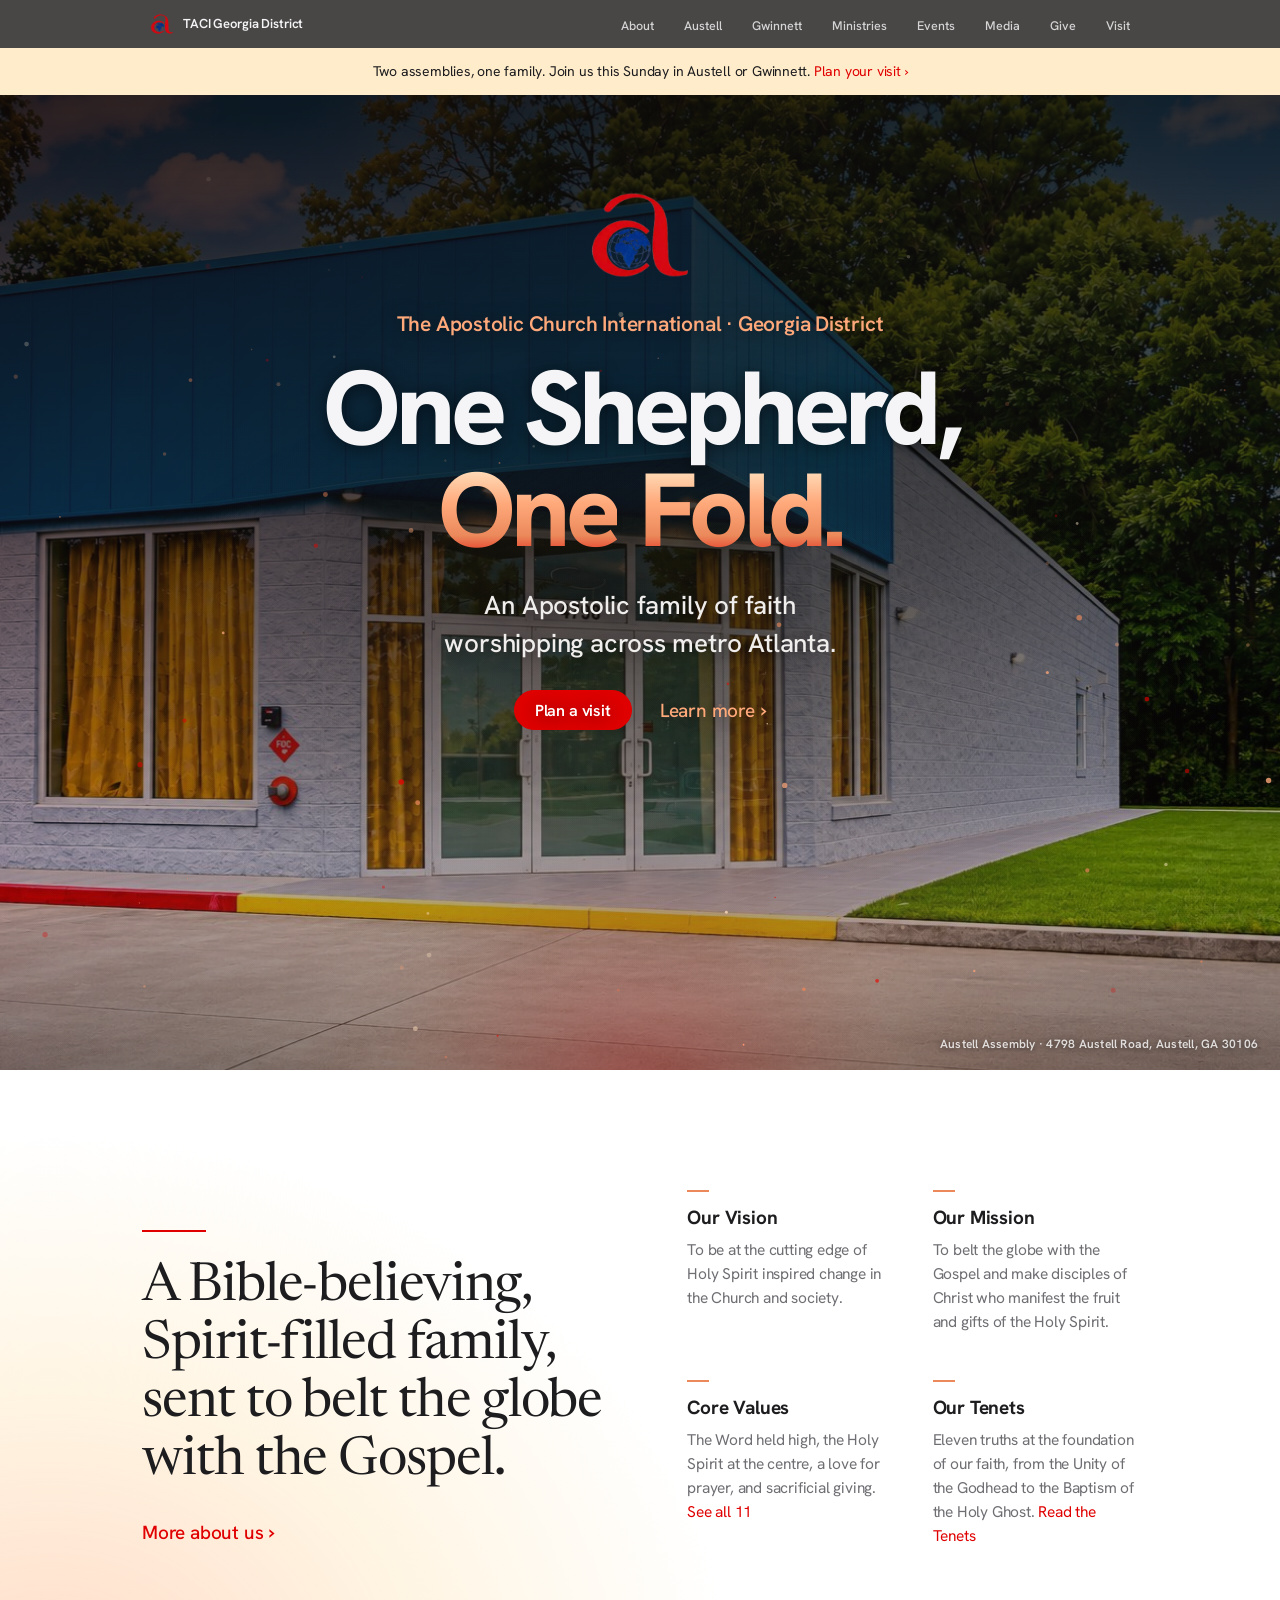
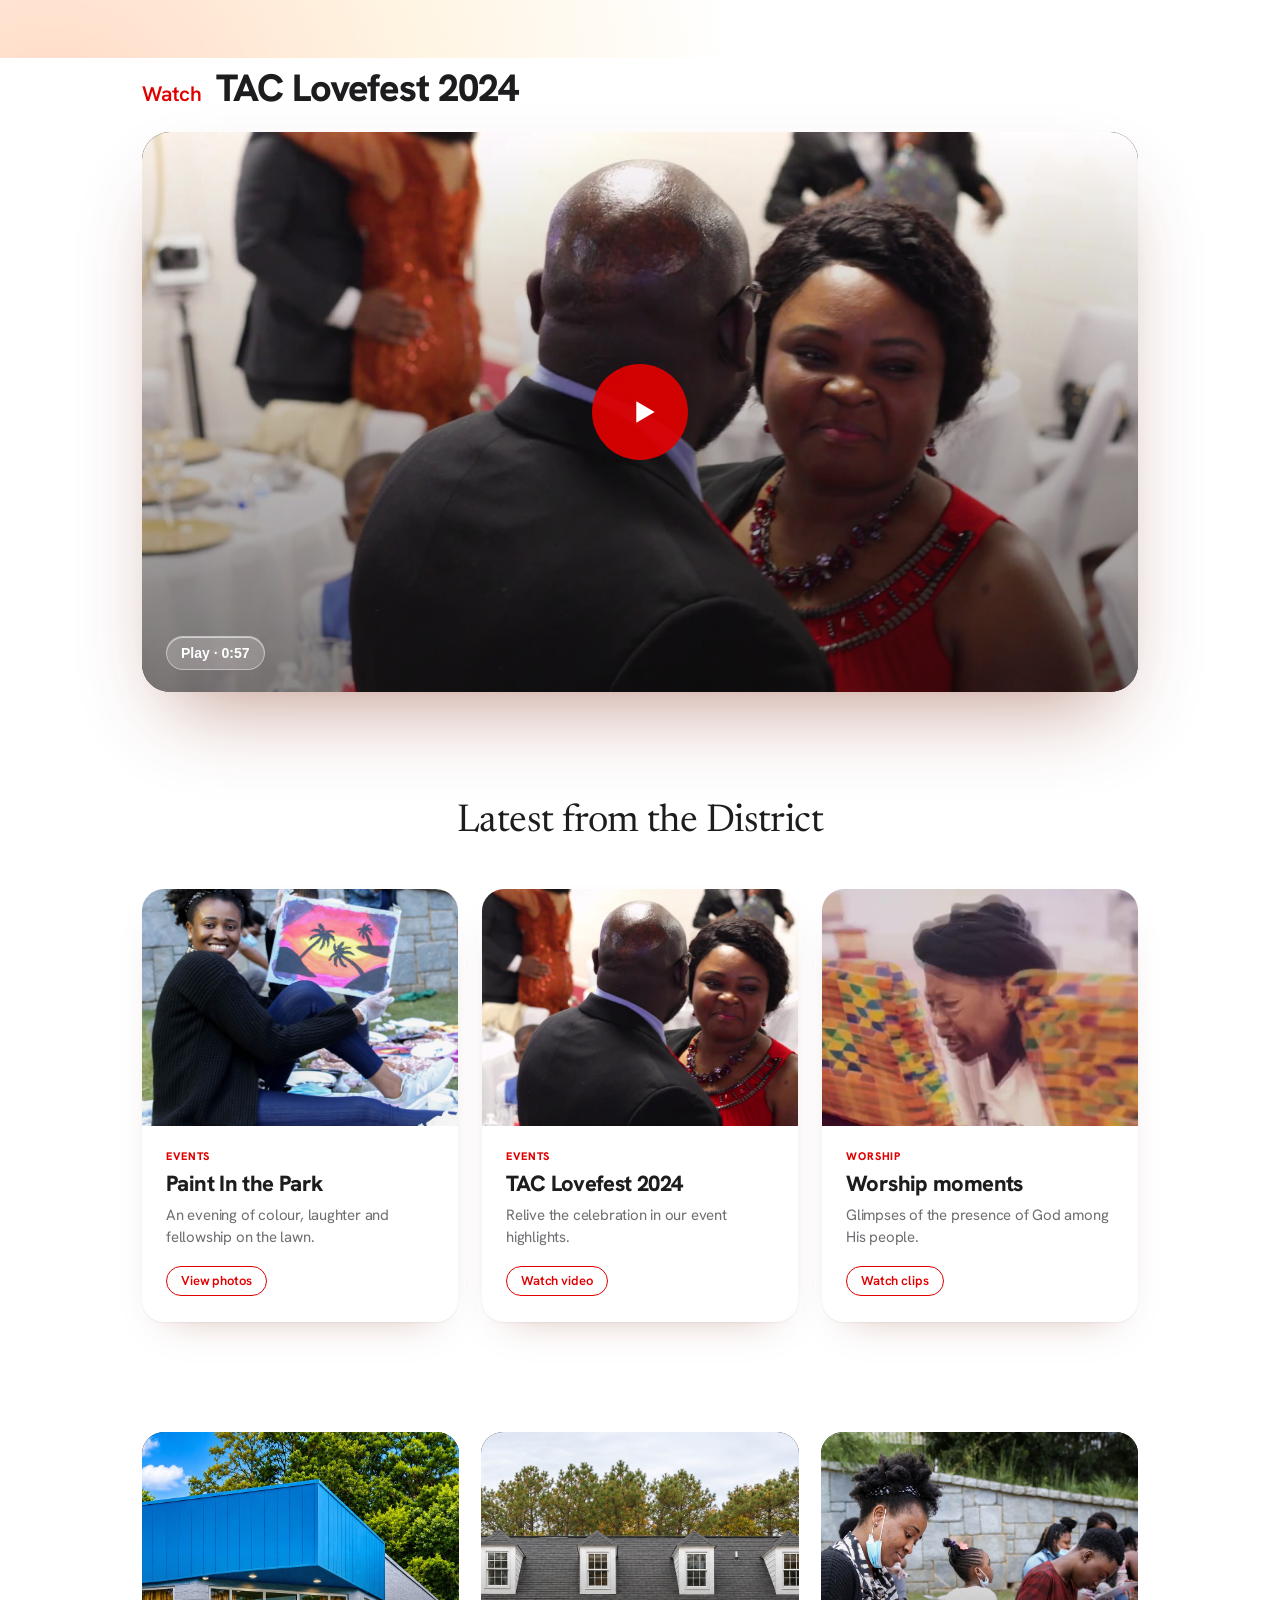
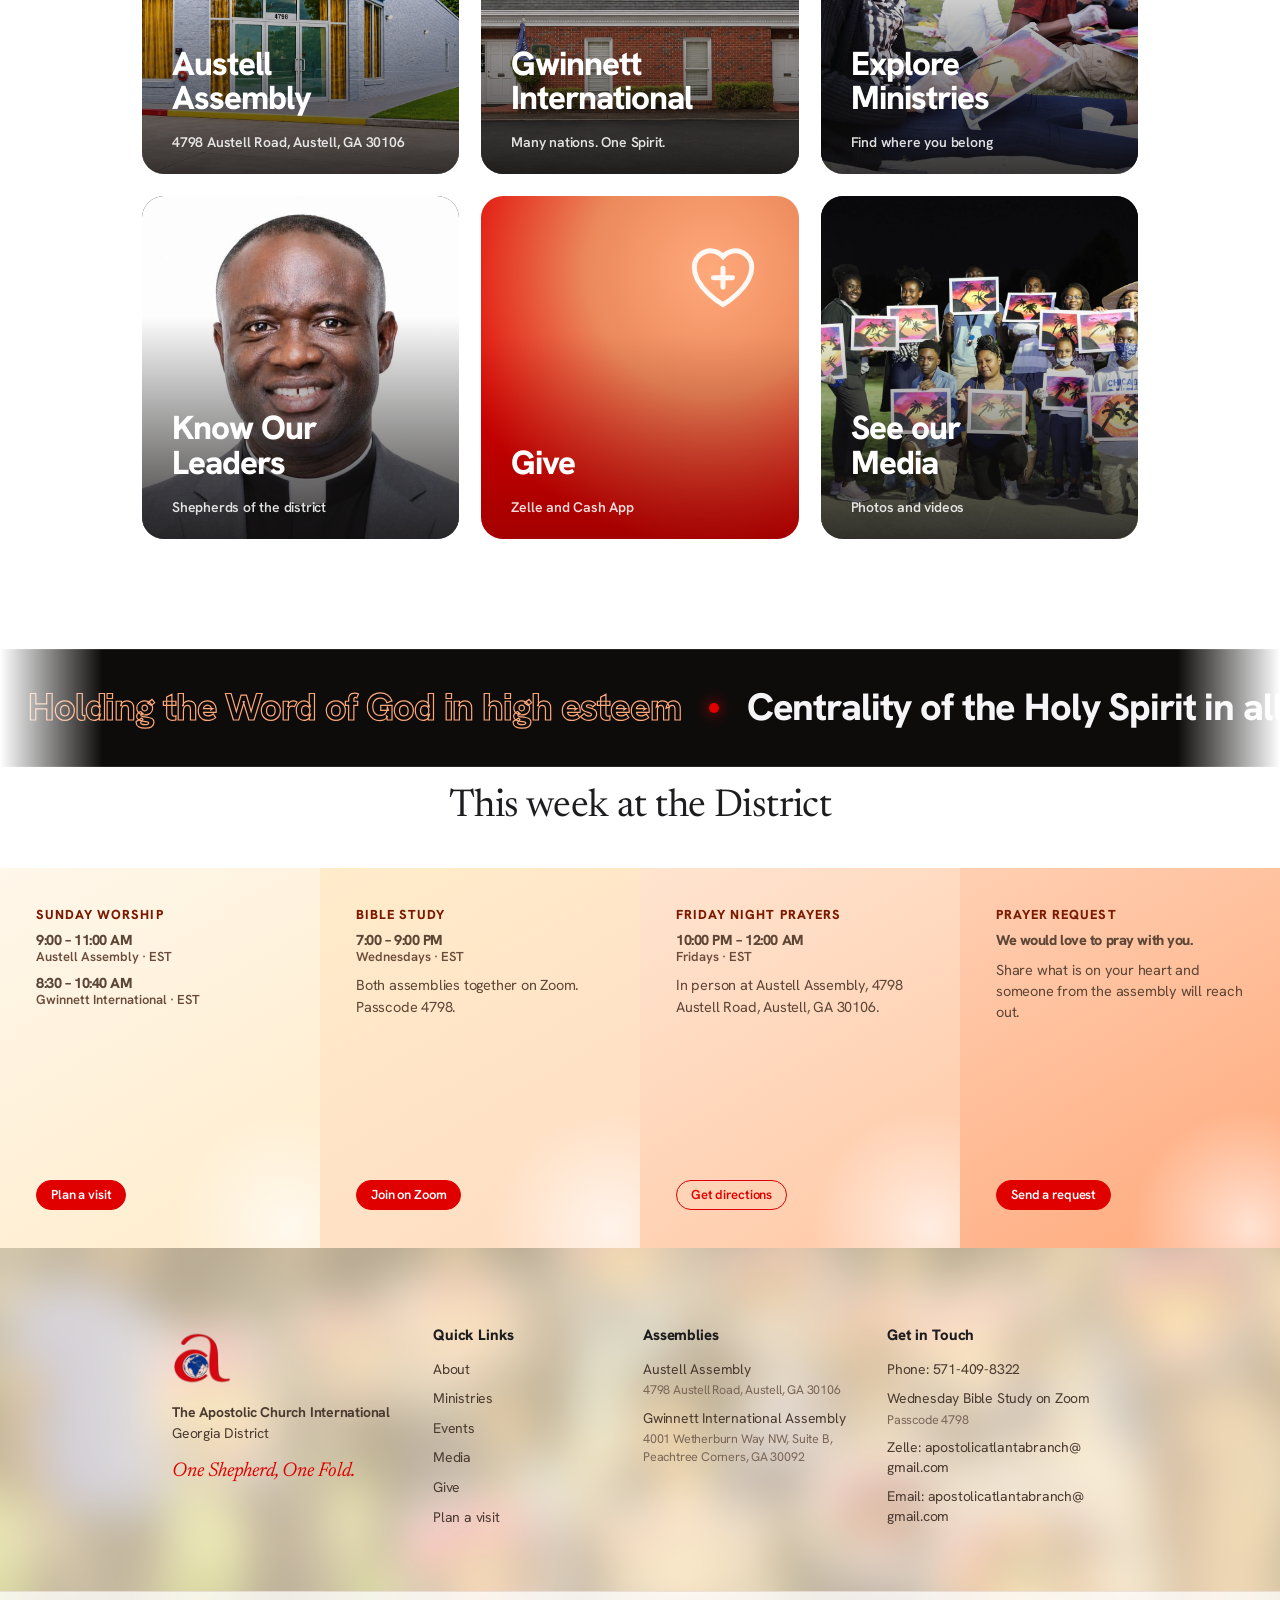
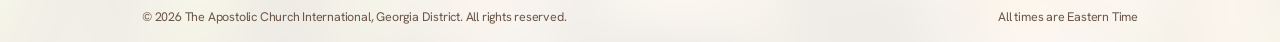
<file: index.html>
<!DOCTYPE html>
<html lang="en">
<head>
<meta charset="utf-8">
<meta name="viewport" content="width=device-width, initial-scale=1">
<meta name="description" content="The Apostolic Church International, Georgia District: Austell Assembly and Gwinnett International Assembly. Service times, ministries, events and ways to give.">
<meta property="og:title" content="The Apostolic Church International, Georgia District">
<meta property="og:description" content="The Apostolic Church International, Georgia District: Austell Assembly and Gwinnett International Assembly. Service times, ministries, events and ways to give.">
<meta property="og:image" content="assets/images/austell-church.jpg">
<meta property="og:type" content="website">
<meta name="theme-color" content="#0e0c0b">
<title>The Apostolic Church International | Georgia District</title>
<link rel="icon" type="image/png" href="assets/images/logo.png">
<link rel="preconnect" href="https://fonts.googleapis.com">
<link rel="preconnect" href="https://fonts.gstatic.com" crossorigin>
<link href="https://fonts.googleapis.com/css2?family=Hanken+Grotesk:wght@400;500;600;700;800&family=Newsreader:ital,opsz,wght@0,6..72,400;1,6..72,400;1,6..72,500&display=swap" rel="stylesheet">
<link rel="stylesheet" href="assets/css/styles.css">
</head>
<body>

<!-- ============ GLOBAL NAV ============ -->
<nav class="gnav" id="gnav" aria-label="Main">
  <div class="wrap">
    <a class="brand" href="#home" aria-label="TACI Georgia District home">
      <img src="assets/images/logo.png" alt="" width="24" height="24">
      TACI Georgia District
    </a>
    <ul id="navlist">
      <li><a href="#about">About</a></li>
      <li><a href="#austell">Austell</a></li>
      <li><a href="#gwinnett">Gwinnett</a></li>
      <li><a href="#ministries">Ministries</a></li>
      <li><a href="#events">Events</a></li>
      <li><a href="#media">Media</a></li>
      <li><a href="#give">Give</a></li>
      <li><a href="#visit">Visit</a></li>
    </ul>
    <button class="menu-btn" id="menuBtn" aria-label="Open menu" aria-expanded="false" aria-controls="navlist"><span></span><span></span></button>
  </div>
</nav>

<main>
<!-- ======================= HOME ======================= -->
<section data-view="home">
  <div class="ribbon">Two assemblies, one family. Join us this Sunday in Austell or Gwinnett. <a href="#visit">Plan your visit ›</a></div>

  <header class="hero on-night">
    <div class="hero-photo" role="img" aria-label="Austell Assembly church building at 4798 Austell Road, Austell, GA 30106"></div>
    <div class="hero-shade" aria-hidden="true"></div>
    <canvas id="ember" aria-hidden="true"></canvas>
    <div class="wrap inner">
      <img class="hero-logo load-in" src="assets/images/logo.png" alt="The Apostolic Church International logo" width="104" height="104">
      <p class="eyebrow load-in">The Apostolic Church International · Georgia District</p>
      <h1 class="hero-h"><span class="hw" style="--i:0">One</span> <span class="hw" style="--i:1">Shepherd,</span><br><em><span class="hw" style="--i:2">One</span> <span class="hw" style="--i:3">Fold.</span></em></h1>
      <p class="sub load-in d2">An Apostolic family of faith worshipping across metro Atlanta.</p>
      <div class="actions load-in d3">
        <a class="pill" href="#visit">Plan a visit</a>
        <a class="more" href="#about">Learn more</a>
      </div>
    </div>
    <div class="flame-floor"></div>
    <span class="hero-cap">Austell Assembly · 4798 Austell Road, Austell, GA 30106</span>
  </header>

  <!-- ===== Intro: statement + pillars ===== -->
  <section class="intro" aria-labelledby="intro-h">
    <div class="wrap intro-grid">
      <div class="intro-lead">
        <span class="intro-rule rv" aria-hidden="true"></span>
        <h2 id="intro-h" class="intro-h rv" style="--d:.1s">A Bible-believing, Spirit-filled family, sent to belt the globe with the Gospel.</h2>
        <a class="more rv" style="--d:.2s" href="#about">More about us</a>
      </div>
      <div class="pillars">
        <article class="pillar rv"><h3>Our Vision</h3><p>To be at the cutting edge of Holy Spirit inspired change in the Church and society.</p></article>
        <article class="pillar rv" style="--d:.1s"><h3>Our Mission</h3><p>To belt the globe with the Gospel and make disciples of Christ who manifest the fruit and gifts of the Holy Spirit.</p></article>
        <article class="pillar rv" style="--d:.2s"><h3>Core Values</h3><p>The Word held high, the Holy Spirit at the centre, a love for prayer, and sacrificial giving. <a href="#about" data-scroll="valuesList">See all 11</a></p></article>
        <article class="pillar rv" style="--d:.3s"><h3>Our Tenets</h3><p>Eleven truths at the foundation of our faith, from the Unity of the Godhead to the Baptism of the Holy Ghost. <a href="#about" data-scroll="tenetsSec">Read the Tenets</a></p></article>
      </div>
    </div>
  </section>

  <!-- ===== Featured video ===== -->
  <section class="feature-vid" aria-labelledby="fv-h">
    <div class="wrap">
      <div class="fv-head rv"><span class="eyebrow" style="color:var(--ember-ink)">Watch</span><h2 id="fv-h">TAC Lovefest 2024</h2></div>
      <div class="fv-frame rv zoom" id="fvFrame">
        <video id="fvVideo" preload="none" playsinline poster="assets/images/lovefest-2024-poster.jpg" src="assets/videos/lovefest-2024.mp4"></video>
        <button type="button" class="fv-play" id="fvPlay" aria-label="Play TAC Lovefest 2024 video">
          <span class="fv-btn"><svg viewBox="0 0 24 24" aria-hidden="true"><path d="M8 5.5v13l11-6.5z" fill="currentColor"/></svg></span>
          <span class="fv-label glass-lite">Play · 0:57</span>
        </button>
      </div>
    </div>
  </section>

  <!-- ===== Latest from the district ===== -->
  <section class="latest" aria-labelledby="latest-h">
    <div class="wrap">
      <h2 id="latest-h" class="latest-h rv">Latest from the District</h2>
      <div class="latest-grid">
        <article class="post rv">
          <a class="post-img" href="#media" data-gal="Events|Paint In the Park"><img src="assets/images/paint-18.jpg" alt="A member smiling with her sunset painting at Paint In the Park" loading="lazy"></a>
          <div class="post-body"><span class="post-tag">Events</span><h3>Paint In the Park</h3><p>An evening of colour, laughter and fellowship on the lawn.</p><a class="pill sm ghost" href="#media" data-gal="Events|Paint In the Park">View photos</a></div>
        </article>
        <article class="post rv" style="--d:.1s">
          <a class="post-img" href="#media" data-gal="Events|LoveFest"><img src="assets/images/lovefest-2024-poster.jpg" alt="Still from the TAC Lovefest 2024 video" loading="lazy"></a>
          <div class="post-body"><span class="post-tag">Events</span><h3>TAC Lovefest 2024</h3><p>Relive the celebration in our event highlights.</p><a class="pill sm ghost" href="#media" data-gal="Events|LoveFest">Watch video</a></div>
        </article>
        <article class="post rv" style="--d:.2s">
          <a class="post-img" href="#media" data-gal="Worship|"><img src="assets/images/worship-a-poster.jpg" alt="A worshipper in prayer during service" loading="lazy"></a>
          <div class="post-body"><span class="post-tag">Worship</span><h3>Worship moments</h3><p>Glimpses of the presence of God among His people.</p><a class="pill sm ghost" href="#media" data-gal="Worship|">Watch clips</a></div>
        </article>
      </div>
    </div>
  </section>

  <!-- ===== Six-tile grid ===== -->
  <section class="tiles6-wrap" aria-label="Find your way around">
    <div class="wrap tiles6">
      <a class="t6 rv" href="#austell"><img src="assets/images/austell-church.jpg" alt="" loading="lazy"><span class="t6-txt"><b>Austell<br>Assembly</b><small>4798 Austell Road, Austell, GA 30106</small></span></a>
      <a class="t6 rv" style="--d:.08s" href="#gwinnett"><img src="assets/images/gwinnett-church.jpg" alt="" loading="lazy"><span class="t6-txt"><b>Gwinnett<br>International</b><small>Many nations. One Spirit.</small></span></a>
      <a class="t6 rv" style="--d:.16s" href="#ministries"><img src="assets/images/paint-12.jpg" alt="" loading="lazy"><span class="t6-txt"><b>Explore<br>Ministries</b><small>Find where you belong</small></span></a>
      <a class="t6 rv" href="#about"><img src="assets/images/district-pastor.jpg" alt="" loading="lazy" style="object-position:50% 20%"><span class="t6-txt"><b>Know Our<br>Leaders</b><small>Shepherds of the district</small></span></a>
      <a class="t6 t6-give rv" style="--d:.08s" href="#give"><span class="t6-glyph" aria-hidden="true"><svg viewBox="0 0 48 48"><path d="M24 41s-15-8.6-15-19.5A8.5 8.5 0 0 1 24 16a8.5 8.5 0 0 1 15 5.5C39 32.4 24 41 24 41z" fill="none" stroke="currentColor" stroke-width="2.6"/><path d="M24 22v10M19 27h10" stroke="currentColor" stroke-width="2.6" stroke-linecap="round"/></svg></span><span class="t6-txt"><b>Give</b><small>Zelle and Cash App</small></span></a>
      <a class="t6 rv" style="--d:.16s" href="#media"><img src="assets/images/paint-20.jpg" alt="" loading="lazy"><span class="t6-txt"><b>See our<br>Media</b><small>Photos and videos</small></span></a>
    </div>
  </section>

  <div class="marquee on-night" aria-label="Our core values">
    <div class="mq-track" id="mqTrack"></div>
  </div>

  <!-- ===== Split: motto + this week ===== -->
  <section class="split" aria-labelledby="week-h">
    <div class="week-head"><h2 id="week-h" class="latest-h rv">This week at the District</h2></div>
    <div class="split-tiles" id="weekTiles"></div>
  </section>
</section>

<!-- ======================= ABOUT ======================= -->
<section data-view="about" hidden>
  <div class="phead wrap">
    <h1 class="rv">About the District.</h1>
    <p class="rv" style="--d:.12s">The Georgia District of The Apostolic Church International, gathering believers in Austell and Gwinnett.</p>
  </div>
  <div class="section" style="padding-top:40px">
    <div class="wrap prose">
      <p class="rv" style="--d:.2s">The Georgia District brings our assemblies in metro Atlanta together under one fellowship. We believe in the full Gospel of Jesus Christ, the baptism and gifts of the Holy Spirit, and a church that continues in the apostles’ doctrine, fellowship, breaking of bread and prayer.</p>
      <h2 class="rv">Our story</h2>
      <p class="tbd-block rv" style="--d:.08s"><span class="tbd">Add the district’s history here: when it began, the founding assembly, and how Gwinnett International joined the family.</span></p>
    </div>
  </div>
  <div class="tiles vm">
    <article class="tile dark on-night vm-tile rv from-left">
      <p class="eyebrow">Our Vision</p>
      <p class="vm-text">“To be at the cutting edge of Holy Spirit inspired change in the Church and society.”</p>
    </article>
    <article class="tile light vm-tile rv from-right" style="--d:.12s">
      <p class="eyebrow" style="color:var(--ember-ink)">Our Mission</p>
      <p class="vm-text">“The Apostolic Church exists to belt the globe with the Gospel and make disciples of Christ who manifest the fruit and gifts of the Holy Spirit.”</p>
    </article>
  </div>
  <section class="section" aria-labelledby="values-h">
    <div class="wrap">
      <h2 class="headline rv" id="values-h">Our Core Values.</h2>
      <p class="lede rv" style="--d:.1s">The core values guiding the execution of this vision are as follows.</p>
      <ol class="values" id="valuesList"></ol>
    </div>
  </section>
  <section class="tenets-sec" id="tenetsSec" aria-labelledby="tenets-h">
    <div class="wrap">
      <p class="eyebrow tenets-eyebrow">What we believe</p>
      <h2 class="headline" id="tenets-h">The Tenets of the Apostolic Church.</h2>
      <p class="lede">Eleven truths that form the foundation of our faith.</p>
      <ol class="tenets" id="tenetsList"></ol>
    </div>
  </section>
  <div class="verse on-night">
    <div class="wrap">
      <p class="eyebrow motto-label rv">Our Motto for 2026</p>
      <blockquote class="rv zoom motto" style="--d:.1s">“You did not choose Me, but I chose you and appointed you that you should go and bear fruit, and that your fruit should remain, that whatever you ask the Father in My name He may give you.”</blockquote>
      <cite class="rv" style="--d:.45s">JOHN 15:16 · NKJV</cite>
    </div>
  </div>
  <section class="section mist" aria-labelledby="lead-h">
    <div class="wrap">
      <h2 class="headline rv" id="lead-h">Leadership.</h2>
      <p class="lede rv" style="--d:.1s">The ministers and elders serving the church and the Georgia District.</p>
      <div id="org" class="org" role="list" aria-label="Leadership organizational chart"></div>
    </div>
  </section>
</section>

<!-- ======================= ASSEMBLY VIEWS ======================= -->
<section data-view="austell" hidden id="view-austell"></section>
<section data-view="gwinnett" hidden id="view-gwinnett"></section>

<!-- ======================= MINISTRIES ======================= -->
<section data-view="ministries" hidden>
  <div class="phead wrap">
    <h1>Ministries.</h1>
    <p>Every member a minister. Find where you belong in both assemblies.</p>
  </div>
  <div class="section" style="padding-top:20px">
    <div class="wrap"><div class="grid3" id="ministriesGrid"></div></div>
  </div>
</section>

<!-- ======================= EVENTS ======================= -->
<section data-view="events" hidden>
  <div class="phead wrap">
    <h1>Events.</h1>
    <p>District gatherings and assembly events across Georgia.</p>
  </div>
  <div class="section mist">
    <div class="wrap">
      <p class="notice">These are sample entries to show the layout. Replace them with real dates in the EVENTS list in the page script.</p>
      <div class="events" id="eventsList"></div>
    </div>
  </div>
</section>

<!-- ======================= GALLERY ======================= -->
<section data-view="media" hidden>
  <div class="phead wrap">
    <h1>Media.</h1>
    <p>Photos and videos of worship, prayer and fellowship across the Georgia District.</p>
  </div>
  <div class="section" style="padding-top:12px">
    <div class="wrap">
      <div class="seg-wrap"><div class="seg" id="galFilters" role="tablist" aria-label="Albums"></div></div>
      <div class="pgrid" id="photoGrid"></div>
    </div>
  </div>
  <div class="viewer" id="viewer" hidden role="dialog" aria-modal="true" aria-label="Photo and video viewer">
    <div class="v-bg"></div>
    <div class="v-stage" id="vStage"></div>
    <div class="v-bar v-top glass">
      <button type="button" class="g-btn" id="vClose" aria-label="Close"><svg viewBox="0 0 24 24" aria-hidden="true"><path d="M6 6l12 12M18 6L6 18" stroke="currentColor" stroke-width="2.2" stroke-linecap="round"/></svg></button>
      <div class="v-title"><b id="vTitle"></b><span id="vSub"></span></div>
      <span class="g-spacer" aria-hidden="true"></span>
    </div>
    <div class="v-bar v-bottom glass">
      <button type="button" class="g-btn" id="vPrev" aria-label="Previous"><svg viewBox="0 0 24 24" aria-hidden="true"><path d="M15 5l-7 7 7 7" stroke="currentColor" stroke-width="2.2" fill="none" stroke-linecap="round" stroke-linejoin="round"/></svg></button>
      <span class="v-cap" id="vCap"></span>
      <button type="button" class="g-btn" id="vNext" aria-label="Next"><svg viewBox="0 0 24 24" aria-hidden="true"><path d="M9 5l7 7-7 7" stroke="currentColor" stroke-width="2.2" fill="none" stroke-linecap="round" stroke-linejoin="round"/></svg></button>
    </div>
  </div>
</section>

<!-- ======================= GIVE ======================= -->
<section data-view="give" hidden>
  <div class="phead wrap">
    <h1>Give.</h1>
    <p>Your tithes and offerings carry the work of the Gospel in Austell, Gwinnett and beyond.</p>
  </div>
  <div class="verse">
    <div class="wrap">
      <blockquote class="lit-words">“Every man according as he purposeth in his heart, so let him give; not grudgingly, or of necessity: for God loveth a cheerful giver.”</blockquote>
      <cite>2 CORINTHIANS 9:7 · KJV</cite>
    </div>
  </div>
  <section class="section mist">
    <div class="wrap">
      <h2 class="headline">Ways to give.</h2>
      <div class="give-grid">
        <div class="fact zelle"><span class="k">Online with Zelle</span><span class="v zelle-id" id="zelleId">apostolicatlantabranch@<wbr>gmail.com</span>
          <span class="n">Open your bank’s app, choose Zelle, and send to this email.</span>
          <div class="zelle-actions"><button type="button" class="pill sm" id="copyZelle">Copy email</button><span class="copy-note" id="copyNote" role="status"></span></div></div>
        <div class="fact cashapp"><span class="k">Online with Cash App</span><span class="v zelle-id" id="cashTag">$atlap2020</span>
          <span class="n">Open Cash App, tap Pay, and send to the church’s $Cashtag.</span>
          <div class="zelle-actions" id="cashActions"></div></div>
      </div>
    </div>
  </section>
</section>

<!-- ======================= VISIT ======================= -->
<section data-view="visit" hidden>
  <div class="phead wrap">
    <h1>Plan your visit.</h1>
    <p>Come as you are. We’d love to welcome you this Sunday.</p>
  </div>
  <section class="section night on-night">
    <div class="wrap">
      <h2 class="headline">What to expect.</h2>
      <div class="steps">
        <div class="step"><div class="num">01</div><h3>A warm welcome</h3><p>Ushers will greet you at the door and help you find a seat.</p></div>
        <div class="step"><div class="num">02</div><h3>Spirit-filled worship</h3><p>Expect heartfelt praise, prayer and the preaching of God’s Word.</p></div>
        <div class="step"><div class="num">03</div><h3>Stay and connect</h3><p>Meet the pastor and the church family after service.</p></div>
      </div>
    </div>
  </section>
  <section class="section">
    <div class="wrap">
      <h2 class="headline">Let us know you’re coming.</h2>
      <p class="lede">Send a note and someone from the assembly will reach out.</p>
      <form class="form" id="visitForm" novalidate>
        <div class="row">
          <div class="field"><label for="f-name">Full name</label><input id="f-name" name="name" autocomplete="name" required></div>
          <div class="field"><label for="f-email">Email</label><input id="f-email" name="email" type="email" autocomplete="email" required></div>
        </div>
        <div class="row">
          <div class="field"><label for="f-phone">Phone (optional)</label><input id="f-phone" name="phone" type="tel" autocomplete="tel"></div>
          <div class="field"><label for="f-assembly">Assembly</label>
            <select id="f-assembly" name="assembly"><option>Austell Assembly</option><option>Gwinnett International Assembly</option><option>Not sure yet</option></select></div>
        </div>
        <div class="field"><label for="f-msg">Message or prayer request</label><textarea id="f-msg" name="message"></textarea></div>
        <div><button class="pill" type="submit">Send</button></div>
        <p class="notice" id="formNote" hidden></p>
      </form>
    </div>
  </section>
</section>
</main>

<!-- ============ FOOTER ============ -->
<footer class="site-foot">
  <div class="foot-bg" aria-hidden="true"></div>
  <div class="wrap foot-grid">
    <div class="foot-brand">
      <img src="assets/images/logo.png" alt="The Apostolic Church International logo" width="60" height="60">
      <p><b>The Apostolic Church International</b><br>Georgia District</p>
      <p class="foot-tag">One Shepherd, One Fold.</p>
    </div>
    <div><h4>Quick Links</h4><ul>
      <li><a href="#about">About</a></li><li><a href="#ministries">Ministries</a></li><li><a href="#events">Events</a></li>
      <li><a href="#media">Media</a></li><li><a href="#give">Give</a></li><li><a href="#visit">Plan a visit</a></li></ul></div>
    <div><h4>Assemblies</h4><ul>
      <li><a href="#austell">Austell Assembly</a><small>4798 Austell Road, Austell, GA 30106</small></li>
      <li><a href="#gwinnett">Gwinnett International Assembly</a><small>4001 Wetherburn Way NW, Suite B, Peachtree Corners, GA 30092</small></li></ul></div>
    <div><h4>Get in Touch</h4><ul>
      <li>Phone: 571-409-8322</li>
      <li><a href="https://zoom.us/j/293417878" target="_blank" rel="noopener">Wednesday Bible Study on Zoom</a><small>Passcode 4798</small></li>
      <li>Zelle: apostolicatlantabranch@<wbr>gmail.com</li>
      <li>Email: <a href="mailto:apostolicatlantabranch@gmail.com">apostolicatlantabranch@<wbr>gmail.com</a></li></ul></div>
  </div>
  <div class="foot-legal"><div class="wrap legal">
    <span>© 2026 The Apostolic Church International, Georgia District. All rights reserved.</span>
    <span>All times are Eastern Time</span>
  </div></div>
</footer>

<script src="assets/js/script.js"></script>
</body>
</html>
</file>
<file: assets/css/styles.css>
/* The Apostolic Church International, Georgia District: site styles */
/* Layout idea: Apple-style stack of full-bleed tiles, alternating light and night,
   one ember accent for the Pentecostal flame, serif italic reserved for scripture. */
:root{
  --ink:#1d1d1f;
  --paper:#ffffff;
  --mist:#FFECCB;
  --muted:#6e6e73;
  --night:#0e0c0b;
  --night-2:#1a1716;
  --ember:#E00000;
  --ember-ink:#E00000;
  --glow:#FFA97B;
  --apricot:#EB895B;
  --cream:#FFECCB;
  --line:#ecd3b0;
  --display:"Hanken Grotesk", "Helvetica Neue", Helvetica, Arial, sans-serif;
  --scripture:"Newsreader", Georgia, "Times New Roman", serif;
  --wrap:1040px;
  color-scheme:light;
}
*{box-sizing:border-box}
html{-webkit-text-size-adjust:100%}
body{margin:0;background:var(--paper);color:var(--ink);font-family:var(--display);font-size:17px;line-height:1.47;letter-spacing:-.012em;-webkit-font-smoothing:antialiased}
h1,h2,h3,h4{margin:0;text-wrap:balance;letter-spacing:-.028em;line-height:1.06}
p{margin:0}
a{color:var(--ember-ink);text-decoration:none}
a:hover{text-decoration:underline}
:focus-visible{outline:2px solid var(--ember);outline-offset:3px;border-radius:6px}
img,svg,canvas{max-width:100%;display:block}
.wrap{max-width:var(--wrap);margin:0 auto;padding:0 22px}
[hidden]{display:none !important}

/* ---------- Global nav ---------- */
.gnav{position:sticky;top:0;z-index:50;height:48px;background:rgba(22,20,19,.78);backdrop-filter:saturate(180%) blur(20px);-webkit-backdrop-filter:saturate(180%) blur(20px)}
.gnav .wrap{height:100%;display:flex;align-items:center;justify-content:space-between;gap:16px;max-width:1024px}
.brand{display:flex;align-items:center;gap:9px;color:#f5f5f7;font-weight:600;font-size:13px;letter-spacing:-.01em;white-space:nowrap}
.brand:hover{text-decoration:none}
.brand img{width:24px;height:24px}
.gnav ul{list-style:none;margin:0;padding:0;display:flex;gap:30px}
.gnav ul a{color:rgba(245,245,247,.82);font-size:12.5px;font-weight:500;letter-spacing:0}
.gnav ul a:hover,.gnav ul a[aria-current="page"]{color:#fff;text-decoration:none}
.gnav ul a[aria-current="page"]{font-weight:700}
.menu-btn{display:none;background:none;border:0;color:#f5f5f7;width:40px;height:40px;cursor:pointer;padding:10px}
.menu-btn span{display:block;height:1.5px;background:currentColor;margin:5px 0;transition:transform .25s}
.gnav.open .menu-btn span:first-child{transform:translateY(3.25px) rotate(45deg)}
.gnav.open .menu-btn span:last-child{transform:translateY(-3.25px) rotate(-45deg)}

/* ---------- Ribbon ---------- */
.ribbon{background:var(--mist);text-align:center;padding:13px 22px;font-size:14px;color:var(--ink)}
.ribbon a{white-space:nowrap}

/* ---------- Local (sub) nav on assembly pages ---------- */
.lnav{position:sticky;top:48px;z-index:40;background:rgba(255,255,255,.8);backdrop-filter:saturate(180%) blur(20px);-webkit-backdrop-filter:saturate(180%) blur(20px);border-bottom:1px solid rgba(0,0,0,.08)}
.lnav .wrap{display:flex;align-items:center;justify-content:space-between;height:52px}
.lnav strong{font-size:20px;font-weight:700;letter-spacing:-.02em}

/* ---------- Buttons & links ---------- */
.pill{display:inline-flex;align-items:center;justify-content:center;min-height:40px;padding:0 20px;border-radius:999px;background:var(--ember);color:#fff;font-size:16px;font-weight:600;border:1px solid var(--ember);cursor:pointer;font-family:inherit;letter-spacing:-.01em;transition:background .2s}
.pill:hover{background:#b80000;text-decoration:none}
.pill.ghost{background:transparent;color:var(--ember-ink);border-color:var(--ember-ink)}
.pill.ghost:hover{background:var(--ember-ink);color:#fff}
.pill.sm{min-height:30px;padding:0 14px;font-size:13px}
.on-night .pill.ghost{color:var(--glow);border-color:var(--glow)}
.on-night .pill.ghost:hover{background:var(--glow);color:var(--night)}
.more{font-size:19px;font-weight:500}
.more::after{content:" \203A";font-size:1.15em}
.on-night a.more{color:var(--glow)}
.actions{display:flex;gap:14px 28px;flex-wrap:wrap;justify-content:center;align-items:center}

/* ---------- Hero ---------- */
.hero{position:relative;overflow:hidden;background:var(--night);color:#f5f5f7;text-align:center;padding:88px 0 0}
.hero canvas{position:absolute;inset:0;width:100%;height:100%}
.hero .inner{position:relative;display:grid;gap:18px;justify-items:center}
.eyebrow{font-size:clamp(17px,2vw,21px);font-weight:600;color:var(--glow);letter-spacing:-.01em}
.hero h1{font-size:clamp(48px,9.4vw,104px);font-weight:800;letter-spacing:-.045em;line-height:.98}
.hero h1 em{font-style:normal;background:linear-gradient(180deg,#FFECCB 0%,#FFA97B 40%,#EB895B 70%,#E00000 100%);-webkit-background-clip:text;background-clip:text;color:transparent}
.hero-logo{width:104px;height:104px;margin-bottom:4px}
.hero .sub{font-size:clamp(19px,2.4vw,26px);font-weight:500;color:#d6d3d1;max-width:30ch}
.hero .actions{margin-top:10px}
.hero .flame-floor{position:relative;height:clamp(160px,24vw,300px);margin-top:40px}
.hero-photo{position:absolute;inset:0;background:url("../images/austell-church.jpg") 50% 62%/cover no-repeat;transform-origin:50% 70%;animation:heroIn 1.8s ease-out both,kenburns 28s ease-in-out 1.8s infinite alternate}
.hero-shade{position:absolute;inset:0;background:linear-gradient(180deg,rgba(14,12,11,.86) 0%,rgba(14,12,11,.66) 42%,rgba(14,12,11,.22) 78%,rgba(14,12,11,.5) 100%),radial-gradient(ellipse 60% 55% at 50% 52%,rgba(14,12,11,.5),transparent 75%)}
.hero .inner{text-shadow:0 2px 18px rgba(0,0,0,.55)}
.hero .sub{color:#f0eeec}
.hero-cap{position:absolute;right:22px;bottom:16px;font-size:12px;font-weight:600;color:rgba(255,255,255,.8);letter-spacing:.02em;text-shadow:0 1px 6px rgba(0,0,0,.6)}
@keyframes heroIn{from{opacity:0;transform:scale(1.12)}to{opacity:1;transform:scale(1.06)}}
@keyframes kenburns{from{transform:scale(1.06) translate(0,0)}to{transform:scale(1.14) translate(-1.5%,-1%)}}
.load-in{animation:rise .9s cubic-bezier(.2,.7,.2,1) both}
.load-in.d1{animation-delay:.08s}.load-in.d2{animation-delay:.18s}.load-in.d3{animation-delay:.3s}
@keyframes rise{from{opacity:.0;transform:translateY(14px)}to{opacity:1;transform:none}}

/* ---------- Tiles ---------- */
.tiles{display:grid;grid-template-columns:1fr 1fr;gap:12px;padding:12px;background:var(--paper)}
.tile{border-radius:22px;overflow:hidden;text-align:center;padding:54px 28px 0;display:flex;flex-direction:column;align-items:center;gap:10px;min-height:580px}
.tile.light{background:var(--mist);color:var(--ink)}
.tile.dark{background:var(--night);color:#f5f5f7}
.tile h2{font-size:clamp(34px,4.2vw,48px);font-weight:800}
.tile .tag{font-size:clamp(18px,2vw,22px);color:var(--muted);font-weight:500}
.tile.dark .tag{color:#a8a29e}
.tile .actions{margin:8px 0 20px}
.tile .art{margin-top:auto;width:min(260px,70%)}
.tile.wide{grid-column:1 / -1;min-height:auto;padding:64px 28px}

/* ---------- Sections ---------- */
.section{padding:96px 0}
.section.mist{background:var(--mist)}
.section.night{background:var(--night);color:#f5f5f7}
.headline{font-size:clamp(38px,5.6vw,64px);font-weight:800;text-align:center}
.lede{font-size:clamp(19px,2.2vw,24px);color:var(--muted);text-align:center;max-width:36ch;margin:16px auto 0;font-weight:500;line-height:1.3}
.night .lede{color:#a8a29e}
.left .headline,.left .lede{text-align:left;margin-left:0}

/* Scripture */
.verse{text-align:center;padding:110px 0;background:var(--paper)}
.verse blockquote{margin:0 auto;max-width:24ch;font-family:var(--scripture);font-style:italic;font-weight:400;font-size:clamp(30px,4.4vw,52px);line-height:1.18;letter-spacing:-.015em}
.verse cite{display:block;margin-top:24px;font-style:normal;font-size:15px;font-weight:600;color:var(--muted);letter-spacing:.02em}
.verse.on-night{background:var(--night);color:#f5f5f7}
.verse.on-night cite{color:#a8a29e}

/* Gallery (horizontal) */
.gallery{margin-top:52px;display:grid;grid-auto-flow:column;grid-auto-columns:min(340px,82vw);gap:20px;overflow-x:auto;scroll-snap-type:x mandatory;padding:4px max(22px,calc((100vw - var(--wrap))/2 + 22px)) 28px;scrollbar-width:none}
.gallery::-webkit-scrollbar{display:none}
.card{scroll-snap-align:start;background:var(--paper);border-radius:22px;padding:30px 28px 34px;display:flex;flex-direction:column;gap:12px;min-height:400px;box-shadow:0 1px 2px rgba(0,0,0,.04)}
.section.mist .card{background:var(--paper)}
.card .kicker{font-size:13px;font-weight:700;color:var(--ember-ink);letter-spacing:.02em}
.card h3{font-size:28px;font-weight:800}
.card p{color:var(--muted);font-size:17px}
.card .ref{margin-top:auto;font-family:var(--scripture);font-style:italic;font-size:19px;color:var(--ink)}
.card .ref small{display:block;font-family:var(--display);font-style:normal;font-size:12px;font-weight:600;color:var(--muted);margin-top:6px;letter-spacing:.02em}
.gal-ctrl{display:flex;justify-content:flex-end;gap:12px;max-width:var(--wrap);margin:0 auto;padding:0 22px}
.gal-ctrl button{width:36px;height:36px;border-radius:50%;border:0;background:#f5d6a8;color:var(--ink);font-size:20px;cursor:pointer;line-height:1}
.gal-ctrl button:hover{background:var(--glow)}

/* Compare */
.compare{margin-top:56px;display:grid;grid-template-columns:1fr 1fr;gap:0 40px}
.compare .col{display:grid;gap:0;align-content:start;text-align:center}
.compare .art{width:120px;margin:0 auto 18px}
.compare h3{font-size:26px;font-weight:800}
.compare .city{color:var(--muted);margin-top:4px}
.compare .actions{margin:18px 0 22px}
.compare dl{margin:0;border-top:1px solid var(--line)}
.compare dt{font-size:12px;font-weight:700;color:var(--muted);letter-spacing:.04em;text-transform:uppercase;margin-top:22px}
.compare dd{margin:6px 0 22px;font-size:19px;font-weight:600;padding-bottom:22px;border-bottom:1px solid var(--line)}
.tbd{color:var(--muted);font-weight:500;font-style:normal;border-bottom:1px dashed #b5b5bb}

/* Ministries grid */
.grid3{display:grid;grid-template-columns:repeat(3,1fr);gap:12px;margin-top:52px}
.mcard{background:var(--mist);border-radius:22px;padding:34px 30px;display:grid;gap:10px;align-content:start}
.section.mist .mcard{background:var(--paper)}
.mcard svg{width:40px;height:40px;color:var(--apricot)}
.mcard h3{font-size:24px;font-weight:800}
.mcard p{color:var(--muted)}

/* Events */
.events{display:grid;gap:12px;margin-top:52px}
.event{display:grid;grid-template-columns:110px 1fr auto;gap:24px;align-items:center;background:var(--paper);border-radius:20px;padding:24px 28px}
.event .date{font-size:13px;font-weight:700;color:var(--ember-ink);letter-spacing:.02em}
.event .date b{display:block;font-size:30px;color:var(--ink);letter-spacing:-.03em;font-weight:800;line-height:1.1}
.event h3{font-size:22px;font-weight:700}
.event p{color:var(--muted);font-size:15px;margin-top:3px}
.chip{display:inline-block;font-size:11px;font-weight:700;letter-spacing:.04em;text-transform:uppercase;padding:4px 9px;border-radius:999px;background:var(--cream);color:var(--ember-ink);vertical-align:middle;margin-left:6px}

/* Assembly page */
.ahero{text-align:center;padding:70px 0 0;background:var(--paper)}
.ahero .eyebrow{color:var(--ember-ink)}
.ahero h1{font-size:clamp(46px,8vw,92px);font-weight:800;letter-spacing:-.045em;margin-top:8px}
.ahero .sub{font-size:clamp(20px,2.4vw,26px);color:var(--muted);font-weight:500;margin-top:14px}
.ahero .actions{margin-top:26px}
.ahero .art{width:min(300px,64vw);margin:48px auto 0}
.facts{display:grid;grid-template-columns:repeat(3,1fr);gap:12px;margin-top:52px}
.fact{background:var(--paper);border-radius:22px;padding:30px 28px;display:grid;gap:8px;align-content:start}
.fact .k{font-size:13px;font-weight:700;color:var(--muted);letter-spacing:.02em}
.fact .v{font-size:26px;font-weight:800;letter-spacing:-.03em;line-height:1.15}
.fact .n{color:var(--muted);font-size:15px}
.steps{display:grid;grid-template-columns:repeat(3,1fr);gap:40px;margin-top:56px}
.step .num{font-size:56px;font-weight:800;letter-spacing:-.05em;line-height:1;background:linear-gradient(180deg,#FFA97B,#EB895B 50%,#E00000);-webkit-background-clip:text;background-clip:text;color:transparent}
.step h3{font-size:24px;font-weight:800;margin-top:12px}
.step p{color:var(--muted);margin-top:8px}
.night .step p{color:#a8a29e}
.mapbox{margin-top:48px;border-radius:22px;overflow:hidden;background:var(--mist);min-height:300px;display:grid;place-items:center;text-align:center;padding:40px;position:relative}
.mapbox::before{content:"";position:absolute;inset:0;background-image:linear-gradient(var(--line) 1px,transparent 1px),linear-gradient(90deg,var(--line) 1px,transparent 1px);background-size:44px 44px;opacity:.45}
.mapbox > *{position:relative}
.mapbox .pin{width:44px;height:44px;margin:0 auto 14px;color:var(--ember)}
.mapbox strong{font-size:22px;display:block}
.mapbox span{color:var(--muted)}

/* Page heads for inner views */
.phead{padding:84px 0 20px;text-align:center}
.phead h1{font-size:clamp(46px,7.4vw,84px);font-weight:800;letter-spacing:-.045em}
.phead p{font-size:clamp(19px,2.2vw,24px);color:var(--muted);max-width:38ch;margin:16px auto 0;font-weight:500;line-height:1.3}

.prose{max-width:680px;margin:0 auto;display:grid;gap:20px;font-size:19px;line-height:1.55}
.prose h2{font-size:32px;font-weight:800;margin-top:28px}

.leaders{display:grid;grid-template-columns:repeat(3,1fr);gap:12px;margin-top:48px}
.leader{background:var(--paper);border-radius:22px;padding:30px;text-align:center;display:grid;gap:6px;justify-items:center}
.avatar{width:96px;height:96px;border-radius:50%;background:linear-gradient(160deg,#FFA97B,#EB895B 50%,#E00000);display:grid;place-items:center;color:#fff;font-weight:800;font-size:30px;margin-bottom:10px}
.leader h3{font-size:20px;font-weight:700}
.leader p{color:var(--muted);font-size:15px}

/* Give */
.give-grid{display:grid;grid-template-columns:repeat(2,minmax(0,1fr));gap:12px;margin-top:52px;max-width:820px;margin-inline:auto}

/* Form */
.form{max-width:640px;margin:48px auto 0;display:grid;gap:16px}
.form .row{display:grid;grid-template-columns:1fr 1fr;gap:16px}
.field{display:grid;gap:6px}
.field label{font-size:13px;font-weight:600;color:var(--muted)}
.field input,.field select,.field textarea{font:inherit;font-size:17px;padding:14px 16px;border-radius:12px;border:1px solid var(--line);background:var(--paper);color:var(--ink);width:100%}
.field textarea{min-height:130px;resize:vertical}
.field input:focus,.field select:focus,.field textarea:focus{outline:none;border-color:var(--ember);box-shadow:0 0 0 4px rgba(224,0,0,.14)}
.notice{background:var(--cream);border:1px solid var(--glow);color:#7a1a00;border-radius:14px;padding:14px 18px;font-size:15px}


/* Vision, mission, core values */
.tiles.vm{padding-top:0}
.vm-tile{min-height:auto;padding:72px 40px;justify-content:center;gap:18px}
.tiles.vm .vm-tile:only-child{grid-column:1 / -1}
.vm-text{font-size:clamp(26px,3.2vw,40px);font-weight:700;letter-spacing:-.03em;line-height:1.15;max-width:26ch;text-wrap:balance}
.values{list-style:none;margin:52px 0 0;padding:0;display:grid;grid-template-columns:repeat(auto-fill,minmax(300px,1fr));gap:12px;counter-reset:v}
.values li{counter-increment:v;background:var(--mist);border-radius:22px;padding:28px 28px 30px;display:grid;gap:12px;align-content:start;font-size:21px;font-weight:700;letter-spacing:-.02em;line-height:1.25}
.values li::before{content:counter(v,decimal-leading-zero);font-size:15px;font-weight:800;letter-spacing:.02em;color:var(--ember-ink)}

.where{display:block;font-size:14px;font-weight:500;color:var(--muted);margin-top:4px}
.avatar.photo{width:128px;height:128px;object-fit:cover;object-position:50% 20%;background:var(--mist);box-shadow:0 0 0 4px var(--paper),0 0 0 6px var(--glow)}
/* Leadership org chart */
.org{display:grid;justify-items:center;margin-top:60px}
.org-node{display:flex;justify-content:center;width:100%;text-align:center}
.org-card{display:flex;flex-direction:column;align-items:center;text-align:center;gap:12px;background:var(--paper);border-radius:20px;padding:22px 24px 24px;width:min(340px,100%);margin-inline:auto;box-shadow:0 1px 2px rgba(0,0,0,.05),0 10px 30px rgba(160,40,0,.07);transition:transform .3s cubic-bezier(.2,.7,.2,1),box-shadow .3s}
.org-card:hover{transform:translateY(-4px);box-shadow:0 2px 4px rgba(0,0,0,.05),0 18px 40px rgba(160,40,0,.14)}
.org-card .av{flex:none;width:64px;height:64px;border-radius:50%;display:grid;place-items:center;background:linear-gradient(160deg,#FFA97B,#EB895B 50%,#E00000);color:#fff;font-weight:800;font-size:22px;letter-spacing:-.02em;object-fit:cover;object-position:50% 20%}
.org-card.lead{width:min(380px,100%);padding:26px 26px 28px;box-shadow:0 0 0 2px var(--glow),0 14px 36px rgba(224,0,0,.14)}
.org-card.lead .av{width:88px;height:88px}
.org-card .txt{display:grid;gap:4px;justify-items:center}
.org-card .rank{font-size:11.5px;font-weight:700;letter-spacing:.05em;text-transform:uppercase;color:var(--ember-ink);line-height:1.3}
.org-card h3{font-size:19px;font-weight:700;letter-spacing:-.02em;line-height:1.2}
.org-card.small{flex-direction:column;text-align:center;padding:22px 14px 24px;gap:12px;width:100%}
.org-card.small .txt{justify-items:center}
.org-line{display:block;width:2px;height:40px;background:linear-gradient(var(--glow),var(--apricot));transform-origin:top;position:relative}
.org-line::after{content:"";position:absolute;left:-2px;top:0;width:6px;height:6px;border-radius:50%;background:var(--ember);opacity:0}
.org-branch{position:relative;width:100%;display:grid;grid-template-columns:repeat(var(--n),minmax(0,1fr));gap:14px;padding-top:30px}
.org-bar{position:absolute;top:0;left:calc(50% / var(--n));right:calc(50% / var(--n));height:2px;background:var(--apricot);transform-origin:center}
.org-leaf{position:relative;display:flex;flex-direction:column;align-items:center}
.org-stub{position:absolute;top:-30px;left:calc(50% - 1px);width:2px;height:30px;background:var(--apricot);transform-origin:top}
.org.armed .org-node{opacity:0}
.org.armed .org-line,.org.armed .org-stub{transform:scaleY(0)}
.org.armed .org-bar{transform:scaleX(0)}
.org.play .org-node{animation:orgNode .7s cubic-bezier(.2,.75,.2,1) both;animation-delay:calc(var(--s) * .17s)}
.org.play .org-line,.org.play .org-stub{animation:orgLine .3s ease-out both;animation-delay:calc(var(--s) * .17s)}
.org.play .org-bar{animation:orgBar .45s cubic-bezier(.3,.7,.2,1) both;animation-delay:calc(var(--s) * .17s)}
.org.play .org-line::after{animation:orgFlow 2.6s ease-in-out infinite;animation-delay:calc(var(--s) * .17s + 1.8s)}
@keyframes orgNode{from{opacity:0;transform:translateY(22px) scale(.94)}to{opacity:1;transform:none}}
@keyframes orgLine{from{transform:scaleY(0)}to{transform:scaleY(1)}}
@keyframes orgBar{from{transform:scaleX(0)}to{transform:scaleX(1)}}
@keyframes orgFlow{0%{top:-3px;opacity:0}20%{opacity:1}80%{opacity:1}100%{top:calc(100% - 3px);opacity:0}}
@media (max-width:760px){
  .org-branch{grid-template-columns:1fr 1fr;padding-top:0;gap:12px}
  .org-bar,.org-stub{display:none}
}
/* Service time cards */
.svc-grid{display:grid;grid-template-columns:repeat(3,minmax(0,1fr));gap:12px;margin-top:52px;align-items:stretch}
.svc{background:var(--paper);border-radius:22px;padding:26px 28px 28px;display:flex;flex-direction:column;gap:10px;box-shadow:0 1px 2px rgba(0,0,0,.04)}
.svc-top{display:flex;justify-content:space-between;align-items:center;margin-bottom:6px}
.svc-day{font-size:15px;font-weight:800;letter-spacing:.08em;color:var(--ember-ink)}
.svc-mode{font-size:11px;font-weight:700;letter-spacing:.05em;text-transform:uppercase;padding:5px 10px;border-radius:999px;background:var(--cream);color:#7a1a00}
.svc-mode.online{background:var(--ink);color:#fff}
.svc-name{font-size:24px;font-weight:800;letter-spacing:-.025em}
.svc-when{display:grid;gap:2px;padding:14px 0;border-top:1px solid var(--line);border-bottom:1px solid var(--line);margin-top:4px}
.svc-when > span{font-size:13px;font-weight:600;color:var(--muted)}
.svc-when b{font-size:28px;font-weight:800;letter-spacing:-.03em;line-height:1.15;font-variant-numeric:tabular-nums;white-space:nowrap}
.svc-when b .tbd{font-size:20px;white-space:normal}
.svc-where{color:var(--muted);font-size:15px;min-height:2.6em}
.svc-foot{margin-top:auto;padding-top:8px;display:grid;gap:8px;justify-items:start}
.svc-addr{font-size:13px;color:var(--muted);font-variant-numeric:tabular-nums;min-height:2.9em;line-height:1.45}
.svc-when b{min-height:1.15em;display:flex;align-items:center}
.cmp-day{display:block;font-size:13px;font-weight:600;color:var(--muted);margin-bottom:2px}
@media (max-width:860px){.svc-grid{grid-template-columns:1fr}.svc-where{min-height:0}}
@media (min-width:861px) and (max-width:1060px){.svc-when b{font-size:23px}}

/* Scroll reveal (About page) */
.rv-on .rv{opacity:0}
.rv.in{animation:rvUp .9s cubic-bezier(.2,.75,.2,1) both;animation-delay:var(--d,0s)}
.rv.from-left.in{animation-name:rvLeft;animation-duration:1s}
.rv.from-right.in{animation-name:rvRight;animation-duration:1s}
.rv.zoom.in{animation-name:rvZoom;animation-duration:1.2s}
@keyframes rvUp{from{opacity:0;transform:translateY(34px)}to{opacity:1;transform:none}}
@keyframes rvLeft{from{opacity:0;transform:translateX(-60px) scale(.97)}to{opacity:1;transform:none}}
@keyframes rvRight{from{opacity:0;transform:translateX(60px) scale(.97)}to{opacity:1;transform:none}}
@keyframes rvZoom{from{opacity:0;transform:scale(.9);filter:blur(10px)}to{opacity:1;transform:none;filter:none}}
.motto-label{margin-bottom:22px}
.verse blockquote.motto{max-width:30ch;text-wrap:balance;font-size:clamp(26px,3.4vw,42px);line-height:1.22}
/* Gallery page */
.chips{display:flex;flex-wrap:wrap;gap:8px;justify-content:center;margin-bottom:36px}
.chipbtn{font:inherit;font-size:14px;font-weight:600;padding:8px 16px;border-radius:999px;border:1px solid var(--line);background:var(--paper);color:var(--ink);cursor:pointer;transition:background .2s,color .2s,border-color .2s}
.chipbtn:hover{border-color:var(--apricot)}
.chipbtn[aria-pressed="true"]{background:var(--ink);color:#fff;border-color:var(--ink)}
.pgrid{display:grid;grid-template-columns:repeat(auto-fill,minmax(260px,1fr));gap:12px}
.ph{position:relative;aspect-ratio:4/5;border-radius:20px;overflow:hidden;border:0;padding:0;background:var(--mist);cursor:zoom-in;display:block;width:100%;font:inherit;text-align:left}
.ph img{width:100%;height:100%;object-fit:cover;object-position:50% 25%;transition:transform .6s cubic-bezier(.2,.7,.2,1)}
.ph:hover img{transform:scale(1.04)}
.ph-cap{position:absolute;left:0;right:0;bottom:0;padding:70px 20px 18px;color:#fff;font-size:15px;font-weight:600;background:linear-gradient(transparent,rgba(14,12,11,.88) 70%);display:grid;gap:2px}
.ph-cap b{font-size:11px;letter-spacing:.06em;text-transform:uppercase;color:var(--glow)}
.ph.empty{cursor:default;background:linear-gradient(160deg,var(--cream),#ffd9b8 55%,var(--glow));display:block}
.ph.empty::before{content:"";position:absolute;inset:0;background:radial-gradient(circle at 50% 40%,rgba(255,255,255,.55),transparent 60%)}
.ph.empty .ph-cap{background:none;color:#7a1a00}
.ph.empty .ph-cap b{color:var(--ember-ink)}
.lightbox{position:fixed;inset:0;z-index:100;background:rgba(10,8,7,.92);display:grid;place-items:center;padding:60px 70px}
.lightbox figure{margin:0;display:grid;gap:14px;justify-items:center;max-height:100%}
.lightbox img{max-height:calc(100vh - 160px);max-width:min(1000px,100%);border-radius:14px;object-fit:contain}
.lightbox figcaption{color:#e7e5e4;font-size:15px}
.lb-close,.lb-nav{position:absolute;border:0;background:rgba(255,255,255,.12);color:#fff;width:44px;height:44px;border-radius:50%;font-size:26px;line-height:1;cursor:pointer}
.lb-close{top:18px;right:18px}
.lb-nav.prev{left:16px;top:50%}
.lb-nav.next{right:16px;top:50%}
.lb-close:hover,.lb-nav:hover{background:rgba(255,255,255,.24)}
/* Zelle */
.zelle-id{font-size:19px !important;overflow-wrap:anywhere;letter-spacing:-.015em}
.zelle-actions{display:flex;align-items:center;gap:12px;margin-top:6px;flex-wrap:wrap}
.copy-note{font-size:13px;color:var(--muted)}
.building{margin:52px auto 0;max-width:980px}
.building .bimg{border-radius:28px;overflow:hidden;box-shadow:0 30px 60px -20px rgba(120,30,0,.28)}
.building img{width:100%;height:auto;animation:bldIn 1.4s cubic-bezier(.2,.7,.2,1) both}
.building figcaption{margin-top:14px;font-size:14px;color:var(--muted)}
@keyframes bldIn{from{transform:scale(1.08);opacity:.2}to{transform:none;opacity:1}}
/* ---------- Home motion ---------- */
.hero .inner{will-change:transform,opacity}
.hero-h .hw{display:inline-block;animation:hw 1.1s cubic-bezier(.2,.8,.2,1) both;animation-delay:calc(.25s + var(--i) * .14s);transform-origin:50% 100%}
.hero-h em{background:none;-webkit-background-clip:initial;background-clip:initial;color:inherit}
.hero-h em .hw{text-shadow:none;background:linear-gradient(180deg,#FFECCB 0%,#FFA97B 40%,#EB895B 70%,#E00000 100%);-webkit-background-clip:text;background-clip:text;color:transparent;padding-bottom:.06em}
@keyframes hw{from{opacity:0;transform:translateY(55%) rotateX(-70deg);filter:blur(10px)}to{opacity:1;transform:none;filter:none}}
.hero-logo.load-in{animation:logoIn 1.2s cubic-bezier(.2,.8,.2,1) both}
@keyframes logoIn{from{opacity:0;transform:scale(.6) rotate(-12deg)}to{opacity:1;transform:none}}

.rv-on .rv.done{opacity:1;animation:none !important}
.tilt{transition:transform .5s cubic-bezier(.2,.7,.2,1),box-shadow .5s;position:relative}
.tilt.done:hover{box-shadow:0 30px 60px -24px rgba(120,30,0,.35)}
.tilt::after{content:"";position:absolute;inset:0;border-radius:inherit;pointer-events:none;background:radial-gradient(circle at var(--mx,50%) var(--my,50%),rgba(255,236,203,.22),transparent 45%);opacity:0;transition:opacity .4s}
.tilt.done:hover::after{opacity:1}

.arch-glow{animation:archPulse 4.5s ease-in-out infinite}
@keyframes archPulse{0%,100%{opacity:.55}50%{opacity:1}}
.pane{animation:twinkle 5s ease-in-out infinite}
@keyframes twinkle{0%,100%{opacity:1}45%{opacity:.55}55%{opacity:.55}}

.stats{background:var(--night);color:#f5f5f7;padding:84px 0;position:relative;overflow:hidden}
.stats::before{content:"";position:absolute;inset:-40% -10% auto;height:120%;background:radial-gradient(ellipse at 50% 100%,rgba(224,0,0,.22),transparent 60%);animation:statGlow 9s ease-in-out infinite alternate}
@keyframes statGlow{from{transform:translateX(-8%)}to{transform:translateX(8%)}}
.stats-grid{position:relative;display:grid;grid-template-columns:repeat(4,1fr);gap:24px;text-align:center}
.stat{display:grid;gap:8px;justify-items:center}
.stat b{font-size:clamp(64px,9vw,112px);font-weight:800;letter-spacing:-.05em;line-height:1;font-variant-numeric:tabular-nums;background:linear-gradient(180deg,#FFECCB,#FFA97B 45%,#EB895B 75%,#E00000);-webkit-background-clip:text;background-clip:text;color:transparent}
.stat span{font-size:16px;font-weight:600;color:#d6d3d1}
@media (max-width:760px){.stats-grid{grid-template-columns:1fr 1fr;row-gap:40px}}

.lit-words .w{opacity:.16;transition:opacity .35s ease, color .35s}
.lit-words .w.lit{opacity:1}

.vision-glow{position:relative;overflow:hidden;isolation:isolate}
.vision-glow::before{content:"";position:absolute;width:520px;height:520px;left:50%;top:50%;margin:-260px 0 0 -260px;border-radius:50%;background:radial-gradient(circle,rgba(255,169,123,.55),transparent 65%);z-index:-1;animation:orbit 14s linear infinite}
@keyframes orbit{from{transform:rotate(0deg) translateX(180px) rotate(0deg)}to{transform:rotate(360deg) translateX(180px) rotate(-360deg)}}

.marquee{background:var(--night);color:#f5f5f7;overflow:hidden;padding:30px 0;border-top:1px solid #2a2523;border-bottom:1px solid #2a2523;-webkit-mask-image:linear-gradient(90deg,transparent,#000 8%,#000 92%,transparent);mask-image:linear-gradient(90deg,transparent,#000 8%,#000 92%,transparent)}
.mq-track{display:flex;width:max-content;animation:mq 70s linear infinite}
.marquee:hover .mq-track{animation-play-state:paused}
.mq-run{display:flex;align-items:center;flex:none}
.mq-item{font-size:clamp(24px,3vw,38px);font-weight:800;letter-spacing:-.03em;white-space:nowrap;padding:0 28px}
.mq-item:nth-child(4n+1){color:transparent;-webkit-text-stroke:1.2px var(--glow)}
.mq-dot{width:10px;height:10px;border-radius:50%;background:var(--ember);flex:none;box-shadow:0 0 14px var(--ember)}
@keyframes mq{to{transform:translateX(-50%)}}

.ministries-tile{position:relative;overflow:hidden;isolation:isolate}
.ministries-tile::before,.ministries-tile::after{content:"";position:absolute;border-radius:50%;z-index:-1;filter:blur(40px);opacity:.55}
.ministries-tile::before{width:340px;height:340px;background:#E00000;left:-80px;top:-120px;animation:blobA 12s ease-in-out infinite alternate}
.ministries-tile::after{width:300px;height:300px;background:#EB895B;right:-60px;bottom:-140px;animation:blobB 10s ease-in-out infinite alternate}
@keyframes blobA{to{transform:translate(120px,90px) scale(1.2)}}
@keyframes blobB{to{transform:translate(-140px,-70px) scale(1.15)}}

.card{transition:transform .4s cubic-bezier(.2,.7,.2,1),box-shadow .4s}
.card.done:hover{transform:translateY(-6px);box-shadow:0 22px 44px -22px rgba(120,30,0,.3)}
@media (prefers-reduced-motion:reduce){.mq-track{flex-wrap:wrap;width:auto}.mq-run[aria-hidden]{display:none}.mq-run{flex-wrap:wrap;justify-content:center;row-gap:12px}}
/* ---------- Motion for inner pages ---------- */
.hw{display:inline-block;animation:hw 1s cubic-bezier(.2,.8,.2,1) both;animation-delay:calc(.05s + var(--i) * .1s);transform-origin:50% 100%}
.hero-h .hw{animation-delay:calc(.25s + var(--i) * .14s);animation-duration:1.1s}
.mcard.in svg :is(path,circle,rect){stroke-dasharray:1;stroke-dashoffset:1;animation:draw 1.6s .25s cubic-bezier(.4,0,.2,1) forwards}
@keyframes draw{to{stroke-dashoffset:0}}
.mcard,.fact,.svc,.event,.step{transition:transform .4s cubic-bezier(.2,.7,.2,1),box-shadow .4s}
.mcard.done:hover,.svc.done:hover,.fact.done:hover,.event.done:hover{transform:translateY(-5px);box-shadow:0 22px 44px -24px rgba(120,30,0,.3)}
.mcard.done:hover svg{animation:wiggle .6s ease}
@keyframes wiggle{25%{transform:rotate(-8deg)}75%{transform:rotate(8deg)}}
.svc-mode.online{display:inline-flex;align-items:center;gap:6px}
.svc-mode.online::before{content:"";width:7px;height:7px;border-radius:50%;background:#3ddc84;box-shadow:0 0 0 0 rgba(61,220,132,.6);animation:live 1.8s ease-out infinite}
@keyframes live{0%{box-shadow:0 0 0 0 rgba(61,220,132,.6)}100%{box-shadow:0 0 0 9px rgba(61,220,132,0)}}
.mapbox .pin{animation:pinBob 2.6s ease-in-out infinite}
@keyframes pinBob{0%,100%{transform:translateY(0)}50%{transform:translateY(-8px)}}
.mapbox::after{content:"";position:absolute;left:50%;top:50%;width:14px;height:14px;margin:-40px 0 0 -7px;border-radius:50%;border:2px solid var(--ember);opacity:0;animation:ping 2.6s ease-out infinite}
@keyframes ping{0%{transform:scale(.5);opacity:.8}100%{transform:scale(7);opacity:0}}
.mapbox::before{animation:gridDrift 30s linear infinite}
@keyframes gridDrift{to{background-position:44px 44px}}
.step .num{background-size:100% 220%;animation:numShift 5s ease-in-out infinite alternate}
@keyframes numShift{from{background-position:0 0}to{background-position:0 100%}}
.event .date b{display:inline-block;transition:transform .4s}
.event.done:hover .date b{transform:scale(1.15)}
.fact.zelle{position:relative;isolation:isolate}
.fact.zelle::before{content:"";position:absolute;inset:-2px;border-radius:24px;z-index:-1;background:conic-gradient(from var(--ang,0deg),#E00000,#FFA97B,#FFECCB,#EB895B,#E00000);animation:spin 6s linear infinite;opacity:.9}
.fact.zelle::after{content:"";position:absolute;inset:0;border-radius:22px;background:var(--paper);z-index:-1}
@property --ang{syntax:"<angle>";inherits:false;initial-value:0deg}
@keyframes spin{to{--ang:360deg}}
.chipbtn{transition:background .2s,color .2s,border-color .2s,transform .2s}
.chipbtn:active{transform:scale(.94)}
.lightbox:not([hidden]){animation:lbIn .35s ease both}
.lightbox:not([hidden]) img{animation:lbImg .5s cubic-bezier(.2,.8,.2,1) both}
@keyframes lbIn{from{opacity:0}to{opacity:1}}
@keyframes lbImg{from{opacity:0;transform:scale(.92)}to{opacity:1;transform:none}}
.ph .play{position:absolute;left:50%;top:45%;width:74px;height:74px;margin:-37px 0 0 -37px;border-radius:50%;display:grid;place-items:center;background:rgba(224,0,0,.88);color:#fff;box-shadow:0 0 0 0 rgba(224,0,0,.5);animation:playPulse 2.2s ease-out infinite;transition:transform .3s}
.ph .play svg{width:32px;height:32px;margin-left:4px}
.ph.vid:hover .play{transform:scale(1.1)}
@keyframes playPulse{0%{box-shadow:0 0 0 0 rgba(224,0,0,.5)}100%{box-shadow:0 0 0 22px rgba(224,0,0,0)}}
.lightbox video{max-height:calc(100vh - 160px);max-width:min(1100px,100%);border-radius:14px;background:#000}
/* ---------- Gallery: liquid-glass album tabs ---------- */
.seg-wrap{position:sticky;top:60px;z-index:30;display:flex;justify-content:center;margin-bottom:40px;pointer-events:none}
.seg{pointer-events:auto;position:relative;display:inline-flex;gap:2px;padding:5px;border-radius:999px;max-width:100%;overflow-x:auto;scrollbar-width:none;
  background:linear-gradient(135deg,rgba(255,255,255,.72),rgba(255,236,203,.38));
  -webkit-backdrop-filter:blur(22px) saturate(190%);backdrop-filter:blur(22px) saturate(190%);
  border:1px solid rgba(255,255,255,.85);
  box-shadow:inset 0 1px 1px rgba(255,255,255,.95),inset 0 -1px 2px rgba(235,137,91,.12),0 10px 34px -8px rgba(160,40,0,.22),0 0 0 .5px rgba(0,0,0,.06)}
.seg::-webkit-scrollbar{display:none}
.seg-ind{position:absolute;top:5px;bottom:5px;left:5px;width:60px;border-radius:999px;z-index:0;
  background:linear-gradient(180deg,rgba(255,255,255,.98),rgba(255,236,203,.9));
  box-shadow:inset 0 1px 0 #fff,inset 0 -2px 6px rgba(255,169,123,.35),0 6px 16px -4px rgba(224,0,0,.28);
  transition:transform .55s cubic-bezier(.3,1.35,.4,1),width .55s cubic-bezier(.3,1.35,.4,1)}
.seg-btn{position:relative;z-index:1;font:inherit;font-size:14px;font-weight:600;letter-spacing:-.01em;padding:9px 18px;border:0;background:none;color:var(--ink);border-radius:999px;cursor:pointer;white-space:nowrap;transition:color .3s,transform .2s}
.seg-btn[aria-selected="true"]{color:var(--ember-ink)}
.seg-btn:active{transform:scale(.94)}

/* Album cards (All tab) */
.albums{display:grid;grid-template-columns:repeat(auto-fill,minmax(230px,1fr));gap:40px 28px;padding:10px 6px 0}
.album{background:none;border:0;padding:0;font:inherit;text-align:left;cursor:pointer;display:grid;gap:16px;color:var(--ink)}
.album.empty{cursor:default;opacity:.6}
.stack{position:relative;display:block;aspect-ratio:1}
.stack::before,.stack::after{content:"";position:absolute;inset:0;border-radius:20px;background:var(--cream);box-shadow:0 6px 18px -10px rgba(0,0,0,.25);transition:transform .5s cubic-bezier(.3,1.3,.4,1)}
.stack::before{transform:rotate(-5deg) translate(-6px,4px)}
.stack::after{transform:rotate(4deg) translate(6px,2px);background:#ffd9b8}
.stack img{position:absolute;inset:0;z-index:1;width:100%;height:100%;object-fit:cover;border-radius:20px;box-shadow:0 14px 30px -14px rgba(0,0,0,.45);
  transform:rotate(calc(var(--k) * 5deg)) translate(calc(var(--k) * 8px),calc(var(--k) * -6px)) scale(calc(1 - var(--k) * .05));transition:transform .55s cubic-bezier(.3,1.3,.4,1)}
.album:not(.empty):hover .stack img{transform:rotate(calc(var(--k) * 10deg - 2deg)) translate(calc(var(--k) * 20px),calc(var(--k) * -12px - 6px)) scale(calc(1.02 - var(--k) * .05))}
.album:not(.empty):hover .stack::before{transform:rotate(-10deg) translate(-16px,6px)}
.album:not(.empty):hover .stack::after{transform:rotate(9deg) translate(16px,0)}
.stack-empty{position:absolute;inset:0;z-index:1;border-radius:20px;display:grid;place-items:center;background:linear-gradient(160deg,var(--cream),#ffd9b8 55%,var(--glow));color:#7a1a00;font-weight:700}
.vbadge{position:absolute;z-index:2;left:12px;bottom:12px;display:inline-flex;align-items:center;gap:5px;padding:6px 11px 6px 8px;border-radius:999px;font-size:12px;font-weight:700;color:#fff;
  background:rgba(255,255,255,.18);-webkit-backdrop-filter:blur(14px) saturate(180%);backdrop-filter:blur(14px) saturate(180%);border:1px solid rgba(255,255,255,.45);box-shadow:inset 0 1px 0 rgba(255,255,255,.6)}
.vbadge svg{width:14px;height:14px}
.album-meta{display:grid;gap:2px;padding:0 4px}
.album-meta b{font-size:20px;font-weight:800;letter-spacing:-.02em}
.album-meta span{font-size:14px;color:var(--muted)}
.album-head{grid-column:1 / -1;display:flex;justify-content:space-between;align-items:center;gap:12px;margin-bottom:4px}
.album-head span{font-size:15px;font-weight:600;color:var(--muted)}
.back-btn{font:inherit;font-size:15px;font-weight:600;color:var(--ember-ink);background:none;border:0;cursor:pointer;padding:6px 0}
.back-btn:hover{text-decoration:underline}

/* ---------- Viewer (iMessage-style, liquid glass) ---------- */
.viewer{position:fixed;inset:0;z-index:200}
.v-bg{position:absolute;inset:0;background:radial-gradient(ellipse at 50% 40%,rgba(40,30,26,.55),rgba(10,8,7,.82));
  -webkit-backdrop-filter:blur(40px) saturate(150%);backdrop-filter:blur(40px) saturate(150%)}
.v-stage{position:absolute;inset:0;touch-action:none}
.v-media{position:fixed;overflow:hidden;border-radius:16px;background:#000;box-shadow:0 40px 90px -20px rgba(0,0,0,.6);will-change:transform;cursor:grab}
.v-media img,.v-media video{position:absolute;inset:0;width:100%;height:100%;object-fit:cover;user-select:none;-webkit-user-drag:none}
.v-media video{object-fit:contain;background:transparent}
.glass{position:relative;overflow:hidden;color:#fff;
  background:linear-gradient(135deg,rgba(255,255,255,.24),rgba(255,255,255,.06) 55%,rgba(255,255,255,.12));
  -webkit-backdrop-filter:blur(26px) saturate(200%) brightness(1.1);backdrop-filter:blur(26px) saturate(200%) brightness(1.1);
  border:1px solid rgba(255,255,255,.38);
  box-shadow:inset 0 1px 1px rgba(255,255,255,.7),inset 0 -1px 1px rgba(255,255,255,.15),inset 0 0 24px rgba(255,255,255,.08),0 14px 40px -10px rgba(0,0,0,.45)}
.glass::before{content:"";position:absolute;inset:0;border-radius:inherit;pointer-events:none;
  background:radial-gradient(120% 90% at 15% -10%,rgba(255,255,255,.45),transparent 45%),radial-gradient(90% 80% at 110% 130%,rgba(255,169,123,.25),transparent 55%)}
.glass::after{content:"";position:absolute;top:0;bottom:0;width:40%;left:-60%;pointer-events:none;
  background:linear-gradient(100deg,transparent,rgba(255,255,255,.22),transparent);animation:sheen 6s ease-in-out infinite}
@keyframes sheen{0%,60%{left:-60%}100%{left:130%}}
.v-bar{position:fixed;left:50%;translate:-50% 0;display:flex;align-items:center;gap:10px;border-radius:999px;z-index:2;transition:opacity .35s,translate .35s}
.v-top{top:max(14px,env(safe-area-inset-top));width:min(520px,calc(100% - 24px));height:56px;padding:0 8px}
.v-bottom{bottom:max(18px,env(safe-area-inset-bottom));width:min(560px,calc(100% - 24px));min-height:60px;padding:8px}
.v-title{flex:1;display:grid;justify-items:center;line-height:1.2;position:relative}
.v-title b{font-size:15px;font-weight:700}
.v-title span{font-size:12px;opacity:.75;font-variant-numeric:tabular-nums}
.v-cap{flex:1;text-align:center;font-size:14px;font-weight:600;position:relative}
.g-spacer{width:40px;flex:none}
.g-btn{position:relative;flex:none;width:42px;height:42px;border-radius:50%;border:1px solid rgba(255,255,255,.35);color:#fff;cursor:pointer;display:grid;place-items:center;
  background:linear-gradient(160deg,rgba(255,255,255,.28),rgba(255,255,255,.08));box-shadow:inset 0 1px 1px rgba(255,255,255,.65);transition:transform .2s,background .2s}
.g-btn svg{width:20px;height:20px}
.g-btn:hover{background:linear-gradient(160deg,rgba(255,255,255,.4),rgba(255,255,255,.14))}
.g-btn:active{transform:scale(.9)}
.g-btn:disabled{opacity:.35;cursor:default}
.viewer.chrome-off .v-bar{opacity:0;pointer-events:none}
.viewer.chrome-off .v-top{translate:-50% -20px}
.viewer.chrome-off .v-bottom{translate:-50% 20px}
@media (prefers-reduced-motion:reduce){.glass::after{display:none}}
.pgrid .album.folder{align-self:start}
.pgrid .album.folder .stack{aspect-ratio:4/5}
.pgrid .album.folder .stack img,.pgrid .album.folder .stack::before,.pgrid .album.folder .stack::after,.pgrid .album.folder .stack-empty{border-radius:20px}
.fbadge svg{width:15px;height:15px}
/* ================= Home redesign ================= */
.hero-shade::after{content:"";position:absolute;inset:0;background:linear-gradient(135deg,rgba(224,0,0,.30),rgba(14,12,11,0) 55%,rgba(235,137,91,.18));mix-blend-mode:multiply}
.glass-lite{background:rgba(255,255,255,.18);-webkit-backdrop-filter:blur(14px) saturate(180%);backdrop-filter:blur(14px) saturate(180%);border:1px solid rgba(255,255,255,.42);box-shadow:inset 0 1px 0 rgba(255,255,255,.55)}

/* Intro */
.intro{position:relative;padding:120px 0 110px;overflow:hidden}
.intro::before{content:"";position:absolute;left:-14%;bottom:-40%;width:72%;height:130%;pointer-events:none;
  background:radial-gradient(ellipse at 25% 75%,rgba(255,169,123,.42),rgba(255,236,203,.55) 38%,transparent 70%);animation:introGlow 14s ease-in-out infinite alternate}
@keyframes introGlow{to{transform:translate(6%,-6%) scale(1.08)}}
.intro-grid{position:relative;display:grid;grid-template-columns:1.05fr 1fr;gap:72px;align-items:end}
.intro-rule{display:block;width:64px;height:2px;background:var(--ember);margin-bottom:26px}
.intro-h{font-family:var(--scripture);font-style:normal;font-weight:400;font-size:clamp(34px,4.2vw,56px);line-height:1.08;letter-spacing:-.02em;max-width:15ch}
.intro-lead .more{display:inline-block;margin-top:26px}
.pillars{display:grid;grid-template-columns:1fr 1fr;gap:46px 40px}
.pillar h3{position:relative;font-size:19px;font-weight:700;letter-spacing:-.01em;margin-bottom:10px;padding-top:18px}
.pillar h3::before{content:"";position:absolute;top:0;left:0;width:22px;height:2px;background:var(--apricot);transition:width .5s cubic-bezier(.2,.7,.2,1)}
.pillar:hover h3::before{width:56px}
.pillar p{color:var(--muted);font-size:15.5px;line-height:1.55}
.pill-ref{display:inline-block;margin-left:4px;font-size:12px;font-weight:700;color:var(--ember-ink);letter-spacing:.03em}

/* Featured video */
.feature-vid{padding:10px 0 110px}
.fv-head{display:flex;align-items:baseline;gap:14px;margin-bottom:22px;flex-wrap:wrap}
.fv-head h2{font-size:clamp(28px,3vw,38px);font-weight:800}
.fv-frame{position:relative;border-radius:28px;overflow:hidden;aspect-ratio:16/9;background:#000;box-shadow:0 40px 80px -30px rgba(120,30,0,.45)}
.fv-frame video{width:100%;height:100%;object-fit:cover;display:block}
.fv-play{position:absolute;inset:0;border:0;padding:0;cursor:pointer;display:grid;place-items:center;background:linear-gradient(180deg,rgba(14,12,11,0),rgba(14,12,11,.5));transition:opacity .45s}
.fv-btn{width:96px;height:96px;border-radius:50%;display:grid;place-items:center;background:rgba(224,0,0,.92);color:#fff;animation:playPulse 2.2s ease-out infinite;transition:transform .35s cubic-bezier(.3,1.4,.4,1)}
.fv-btn svg{width:40px;height:40px;margin-left:6px}
.fv-play:hover .fv-btn{transform:scale(1.1)}
.fv-label{position:absolute;left:24px;bottom:22px;color:#fff;font-weight:700;font-size:14px;padding:8px 14px;border-radius:999px}
.fv-frame.playing .fv-play{opacity:0;pointer-events:none}

/* Latest */
.latest{padding:0 0 110px}
.latest-h{font-family:var(--scripture);font-weight:400;font-size:clamp(28px,3vw,42px);text-align:center;margin-bottom:46px;letter-spacing:-.015em}
.latest-grid{display:grid;grid-template-columns:repeat(3,minmax(0,1fr));gap:24px}
.post{display:flex;flex-direction:column;background:var(--paper);border-radius:22px;overflow:hidden;box-shadow:0 1px 2px rgba(0,0,0,.05),0 18px 40px -26px rgba(120,30,0,.35);transition:transform .45s cubic-bezier(.2,.7,.2,1),box-shadow .45s}
.post.done:hover{transform:translateY(-6px);box-shadow:0 2px 4px rgba(0,0,0,.05),0 28px 50px -24px rgba(120,30,0,.45)}
.post-img{display:block;aspect-ratio:4/3;overflow:hidden}
.post-img img{width:100%;height:100%;object-fit:cover;transition:transform .9s cubic-bezier(.2,.7,.2,1)}
.post:hover .post-img img{transform:scale(1.07)}
.post-body{flex:1;padding:22px 24px 26px;display:flex;flex-direction:column;gap:8px;align-items:flex-start}
.post-body .pill{margin-top:auto}
.post-tag{font-size:11px;font-weight:800;letter-spacing:.08em;text-transform:uppercase;color:var(--ember-ink)}
.post h3{font-size:22px;font-weight:800}
.post p{color:var(--muted);font-size:15px;margin-bottom:10px}

/* Six tiles */
.tiles6-wrap{padding:0 0 110px}
.tiles6{display:grid;grid-template-columns:repeat(3,minmax(0,1fr));gap:22px}
.t6{position:relative;display:block;aspect-ratio:1/1.08;border-radius:22px;overflow:hidden;color:#fff;background:var(--night);isolation:isolate}
a.t6:hover{text-decoration:none}
.t6 img{position:absolute;inset:0;width:100%;height:100%;object-fit:cover;z-index:-3;transition:transform 1s cubic-bezier(.2,.7,.2,1)}
.t6::before{content:"";position:absolute;inset:0;z-index:-2;background:linear-gradient(180deg,rgba(14,12,11,0) 35%,rgba(14,12,11,.82))}
.t6::after{content:"";position:absolute;inset:0;z-index:-1;background:linear-gradient(150deg,rgba(224,0,0,.42),rgba(235,137,91,.12) 60%,transparent);opacity:0;transition:opacity .5s}
.t6:hover img{transform:scale(1.08)}
.t6:hover::after{opacity:1}
.t6-txt{position:absolute;left:30px;right:30px;bottom:28px;display:grid;gap:10px}
.t6-txt b{font-size:clamp(26px,2.6vw,34px);font-weight:800;line-height:1.04;letter-spacing:-.03em}
.t6-txt small{font-size:14px;font-weight:600;color:rgba(255,255,255,.86);transform:translateY(6px);transition:transform .45s,color .45s}
.t6:hover .t6-txt small{transform:none;color:#fff}
.t6-txt small::after{content:" ›";opacity:0;transition:opacity .4s}
.t6:hover .t6-txt small::after{opacity:1}
.t6-art{background:radial-gradient(ellipse at 50% 30%,#3a1714,#0e0c0b 70%)}
.t6-arch{position:absolute;left:50%;top:10%;width:44%;transform:translateX(-50%);z-index:-3;transition:transform 1s cubic-bezier(.2,.7,.2,1)}
.t6-art:hover .t6-arch{transform:translateX(-50%) scale(1.06)}
.t6-give{background:radial-gradient(circle at 72% 22%,#FFA97B,#EB895B 35%,#E00000 78%)}
.t6-give::before{background:linear-gradient(180deg,transparent 40%,rgba(90,0,0,.45))}
.t6-glyph{position:absolute;right:30px;top:30px;width:92px;height:92px;color:rgba(255,255,255,.92);animation:pinBob 3.2s ease-in-out infinite}
.t6-glyph svg{width:100%;height:100%}

/* Split */
.split{display:grid;grid-template-columns:1fr}
.split-motto{position:relative;overflow:hidden;background:var(--night);color:#f5f5f7;display:flex;align-items:flex-end;padding:72px clamp(24px,5vw,72px)}
.split-bg{position:absolute;inset:0;width:100%;height:100%;object-fit:cover;opacity:.3;filter:saturate(.85);animation:kenburns 30s ease-in-out infinite alternate}
.split-motto::before{content:"";position:absolute;inset:0;background:linear-gradient(180deg,rgba(14,12,11,.2),rgba(14,12,11,.85)),linear-gradient(135deg,rgba(224,0,0,.28),transparent 60%);z-index:0}
.split-inner{position:relative;z-index:1;max-width:32ch}
.split-motto blockquote{margin:14px 0 0;font-family:var(--scripture);font-style:italic;font-size:clamp(24px,2.4vw,33px);line-height:1.25;text-wrap:balance}
.split-motto cite{display:block;margin-top:18px;font-style:normal;font-size:13px;font-weight:700;letter-spacing:.06em;color:#a8a29e}
.split-tiles{display:grid;grid-template-columns:repeat(4,minmax(0,1fr))}
.split-tiles .wt{min-height:380px}
.week-head{padding:20px 22px 40px}
.week-head .latest-h{margin-bottom:0}
.wt{position:relative;overflow:hidden;padding:40px 36px 38px;display:flex;flex-direction:column;gap:10px;color:var(--ink)}
.wt-1{background:linear-gradient(150deg,#FFF7EA,#FFECCB)}
.wt-2{background:linear-gradient(150deg,#FFECCB,#FFDCC2)}
.wt-3{background:linear-gradient(150deg,#FFE4D0,#FFC9A6)}
.wt-4{background:linear-gradient(150deg,#FFCFB2,#FFA97B)}
.wt h3{font-size:13px;font-weight:800;letter-spacing:.08em;text-transform:uppercase;color:#7a1a00}
.wt-time{font-size:clamp(22px,2.1vw,30px);font-weight:800;letter-spacing:-.03em;line-height:1.2;font-variant-numeric:tabular-nums}
.wt-time small{display:block;font-size:13px;font-weight:600;letter-spacing:0;color:#6b4c3a}
.wt p{font-size:14.5px;color:#5c4636}
.wt-act{margin-top:auto;padding-top:12px}
.wt::after{content:"";position:absolute;width:240px;height:240px;border-radius:50%;right:-90px;bottom:-100px;background:radial-gradient(circle,rgba(255,255,255,.65),transparent 70%);transition:transform .9s cubic-bezier(.2,.7,.2,1);pointer-events:none}
.wt:hover::after{transform:scale(1.5) translate(-20px,-20px)}

/* Footer (site-wide) */
footer.site-foot{position:relative;overflow:hidden;background:var(--cream);color:#4a3a30;padding:0;font-size:14px}
.foot-bg{position:absolute;inset:-60px;background:url("../images/paint-20.jpg") center/cover;filter:blur(22px) saturate(1.2);opacity:.28}
.site-foot::before{content:"";position:absolute;inset:0;background:linear-gradient(180deg,rgba(255,236,203,.75),rgba(255,236,203,.92))}
.foot-grid{position:relative;display:grid;grid-template-columns:1.3fr 1fr 1.2fr 1.3fr;gap:40px;padding-top:80px;padding-bottom:64px;max-width:1040px}
.foot-brand img{width:60px;height:60px;margin-bottom:14px}
.foot-brand p{line-height:1.5}
.foot-tag{margin-top:12px;font-family:var(--scripture);font-style:italic;font-size:20px;color:var(--ember-ink)}
.site-foot h4{font-size:15px;font-weight:800;color:var(--ink);margin-bottom:16px;letter-spacing:-.01em}
.site-foot ul{list-style:none;margin:0;padding:0;display:grid;gap:10px}
.site-foot a{color:#4a3a30}
.site-foot a:hover{color:var(--ember-ink)}
.site-foot small{display:block;color:#7a6658;font-size:12.5px;margin-top:2px}
.foot-legal{position:relative;background:rgba(255,255,255,.75);border-top:1px solid rgba(122,26,0,.1)}
.foot-legal .legal{max-width:1040px;padding-top:16px;padding-bottom:16px;font-size:12.5px;color:#6b5648}

@media (max-width:900px){
  .intro-grid{grid-template-columns:1fr;gap:48px}
  .latest-grid{grid-template-columns:1fr}
  .tiles6{grid-template-columns:1fr 1fr}
  .split{grid-template-columns:1fr}
  .split-tiles{grid-template-columns:1fr 1fr}
  .foot-grid{grid-template-columns:1fr 1fr}
}
@media (max-width:560px){
  .pillars{grid-template-columns:1fr;gap:32px}
  .tiles6{grid-template-columns:1fr}
  .split-tiles{grid-template-columns:1fr}
  .foot-grid{grid-template-columns:1fr}
  .fv-btn{width:72px;height:72px}
}

/* Tenets (Media page) */
.tenets-sec{background:var(--mist);padding:100px 0 110px;position:relative;overflow:hidden}
.tenets-sec::before{content:"";position:absolute;right:-12%;top:-30%;width:60%;height:90%;background:radial-gradient(ellipse,rgba(255,169,123,.35),transparent 65%);pointer-events:none}
.tenets-eyebrow{text-align:center;color:var(--ember-ink);margin-bottom:10px}
.tenets{list-style:none;margin:56px 0 0;padding:0;display:grid;grid-template-columns:repeat(2,minmax(0,1fr));gap:14px;position:relative}
.tenet{display:grid;grid-template-columns:64px 1fr;gap:18px;align-items:start;background:var(--paper);border-radius:22px;padding:26px 28px;box-shadow:0 1px 2px rgba(0,0,0,.04);transition:transform .4s cubic-bezier(.2,.7,.2,1),box-shadow .4s}
.tenet.done:hover{transform:translateY(-4px);box-shadow:0 22px 44px -24px rgba(120,30,0,.3)}
.tn{font-size:40px;font-weight:800;letter-spacing:-.05em;line-height:1;font-variant-numeric:tabular-nums;background:linear-gradient(180deg,#FFA97B,#EB895B 50%,#E00000);-webkit-background-clip:text;background-clip:text;color:transparent}
.tt{font-size:18px;font-weight:700;letter-spacing:-.015em;line-height:1.35}
.tr{margin-top:10px;font-family:var(--scripture);font-style:italic;font-size:15.5px;color:var(--muted);line-height:1.5}
.tenets .tenet:last-child:nth-child(odd){grid-column:1 / -1}
@media (max-width:860px){.tenets{grid-template-columns:1fr}.tenet{grid-template-columns:48px 1fr;padding:22px}.tn{font-size:32px}}
.pastor-card{margin:52px auto 0;max-width:420px;background:var(--mist);border-radius:26px;padding:44px 32px 40px;display:flex;flex-direction:column;align-items:center;text-align:center}
.pastor-photo{width:160px;height:160px;border-radius:50%;object-fit:cover;object-position:50% 20%;box-shadow:0 0 0 5px var(--paper),0 0 0 7px var(--glow),0 18px 40px -16px rgba(120,30,0,.35)}
.pastor-card h3{margin-top:26px;font-size:24px;font-weight:800;letter-spacing:-.02em}
.pastor-rule{display:block;width:40px;height:2px;background:var(--apricot);margin:14px 0 12px}
.pastor-card p{font-size:13px;font-weight:700;letter-spacing:.08em;text-transform:uppercase;color:var(--ember-ink)}
/* Footer */
footer{background:var(--mist);color:var(--muted);font-size:12px;line-height:1.4;padding:28px 0 22px}
footer .wrap{max-width:980px}
footer .note{padding-bottom:16px;border-bottom:1px solid var(--line)}
.fcols{display:grid;grid-template-columns:repeat(4,1fr);gap:24px;padding:22px 0;border-bottom:1px solid var(--line)}
.fcols h4{font-size:12px;font-weight:700;color:var(--ink);letter-spacing:0;margin-bottom:10px}
.fcols ul{list-style:none;margin:0;padding:0;display:grid;gap:8px}
.fcols a{color:var(--muted)}
.fcols a:hover{color:var(--ink)}
.flogo{display:inline-flex;align-items:center;gap:10px}
.legal{display:flex;align-items:center;justify-content:space-between;gap:12px;flex-wrap:wrap;padding-top:16px}

/* ---------- Responsive ---------- */
@media (max-width:860px){
  .menu-btn{display:block}
  .gnav ul{position:fixed;top:48px;left:0;right:0;height:0;overflow:hidden;flex-direction:column;gap:0;padding:0 34px;background:rgba(14,12,11,.97);transition:height .35s ease}
  .gnav.open ul{height:calc(100dvh - 48px);padding-top:18px}
  .gnav ul a{display:block;font-size:28px;font-weight:700;padding:8px 0;color:#f5f5f7}
  .tiles{grid-template-columns:1fr}
  .grid3,.facts,.leaders,.give-grid,.steps{grid-template-columns:1fr}
  .compare{gap:0 18px}
  .compare h3{font-size:20px}
  .compare dd{font-size:16px}
  .event{grid-template-columns:1fr;gap:10px}
  .form .row{grid-template-columns:1fr}
  .fcols{grid-template-columns:1fr 1fr}
}
@media (prefers-reduced-motion:reduce){
  *,*::before,*::after{animation:none !important;transition:none !important;scroll-behavior:auto !important}
}
</file>
